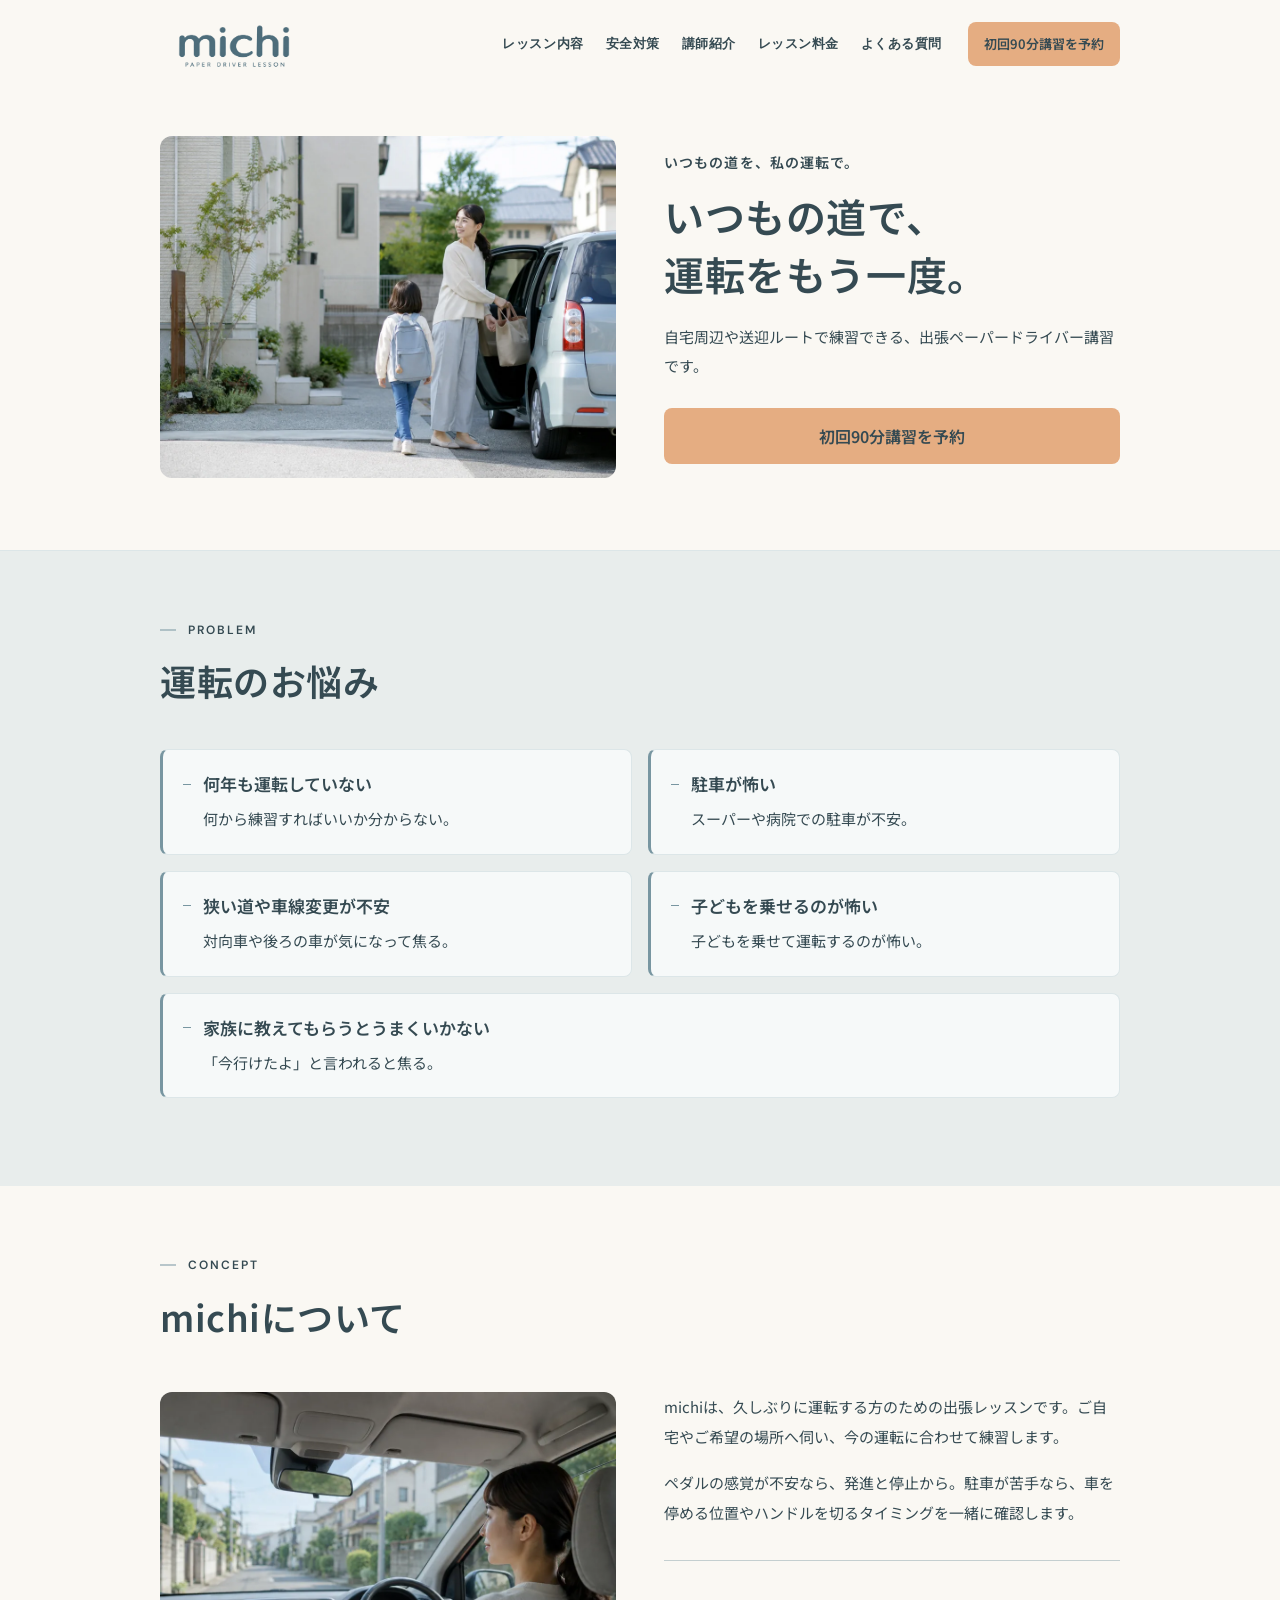
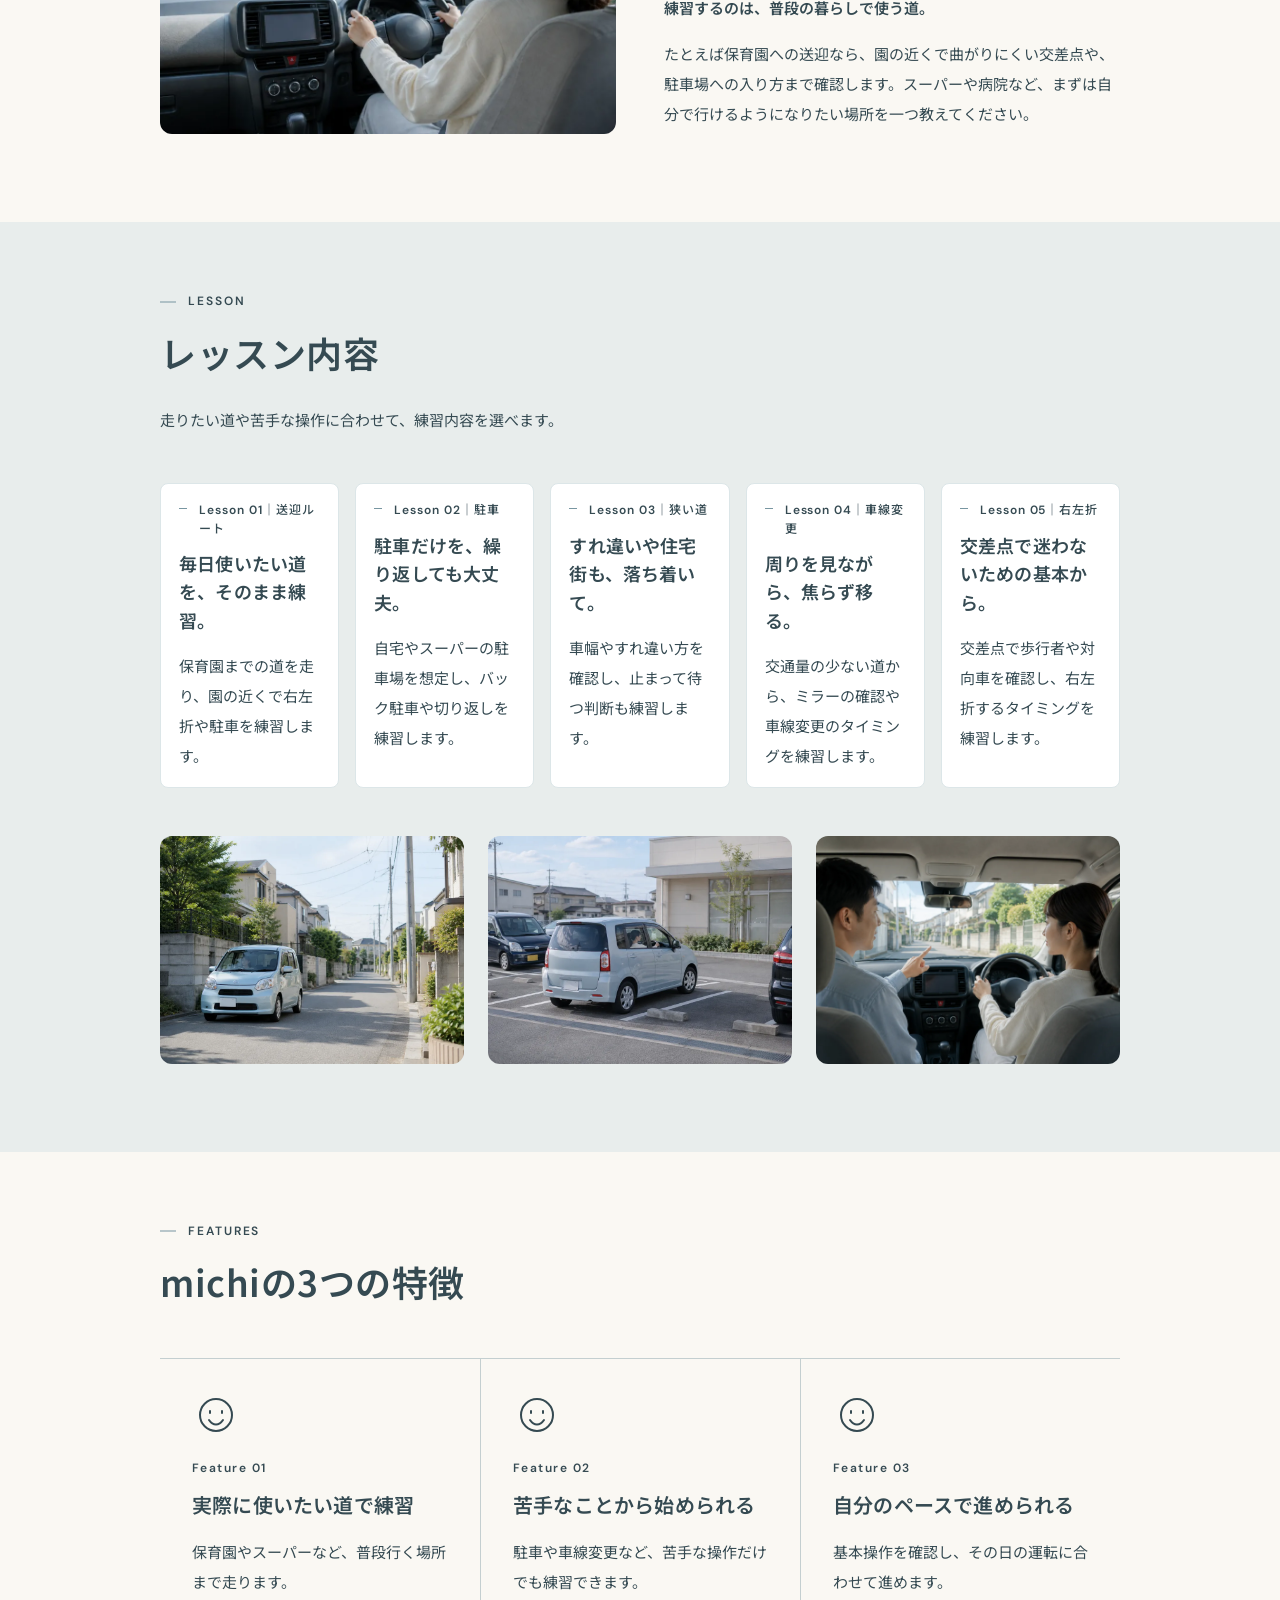
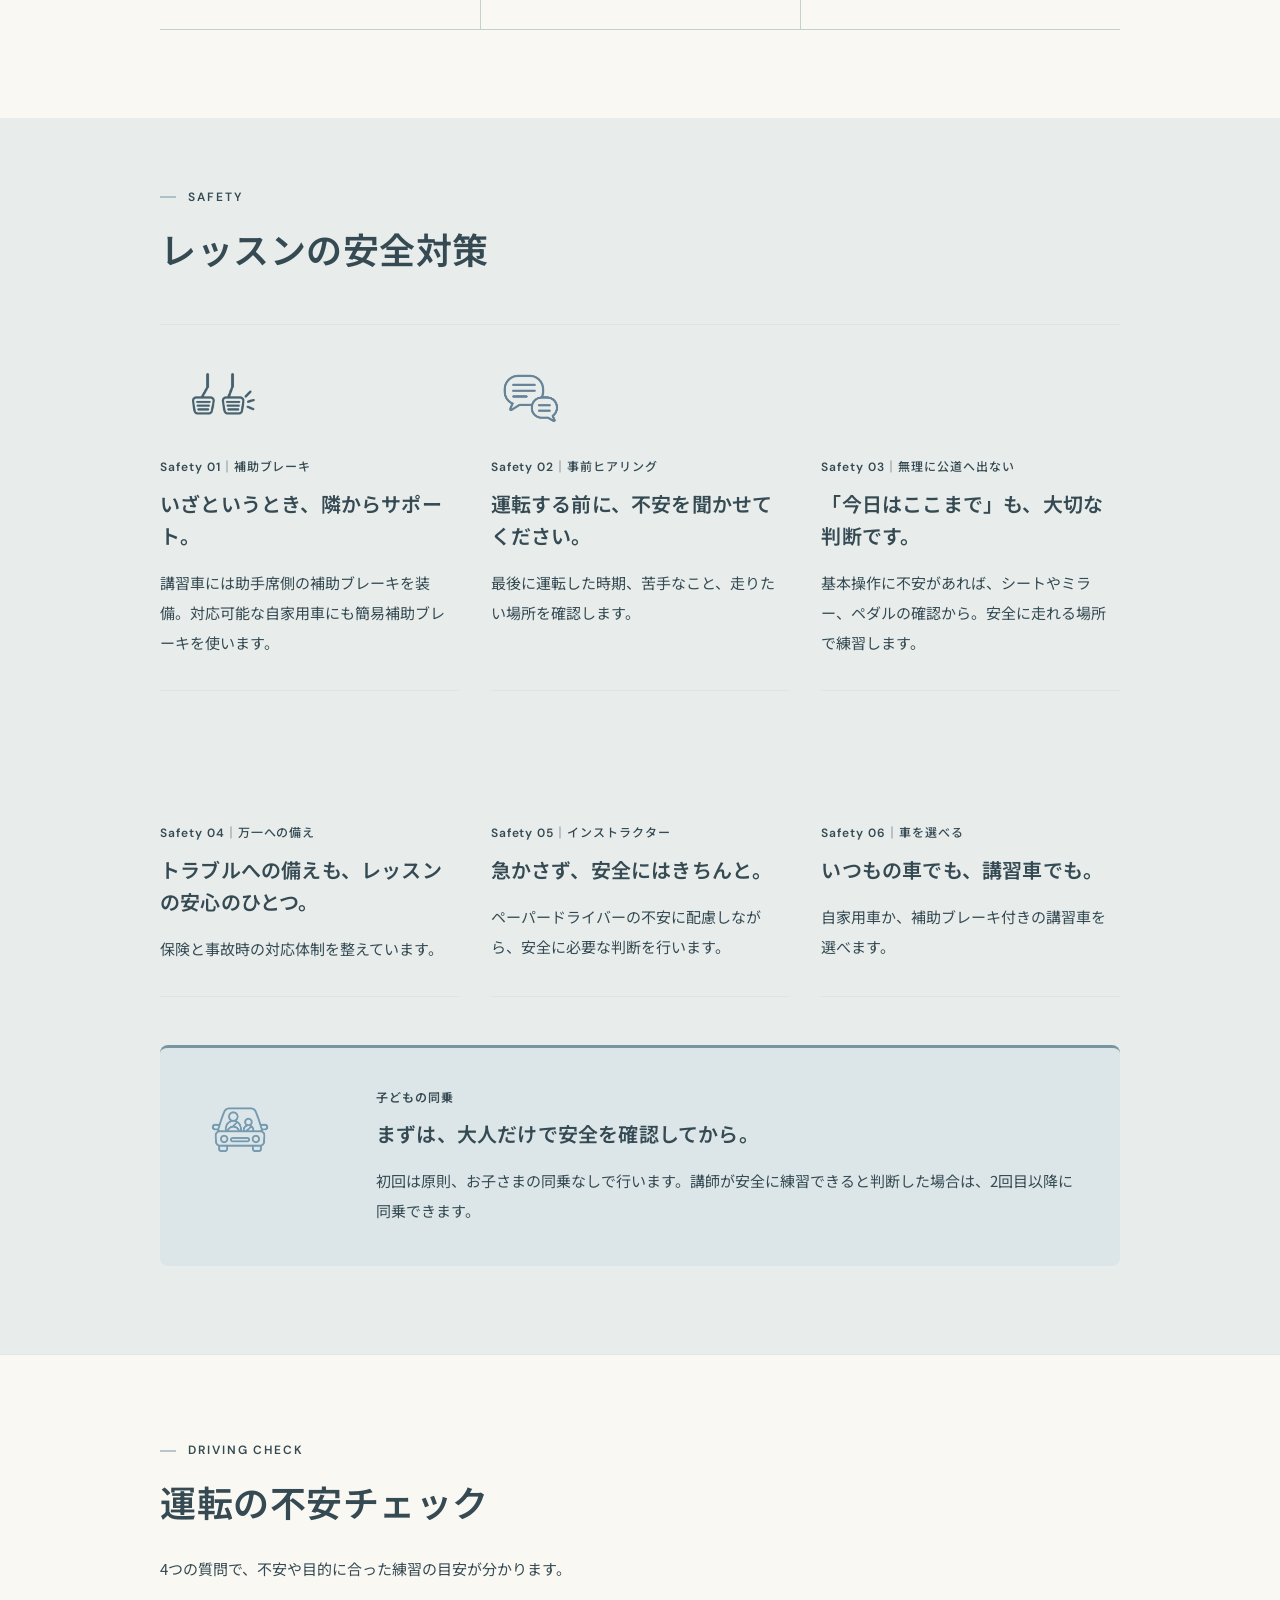
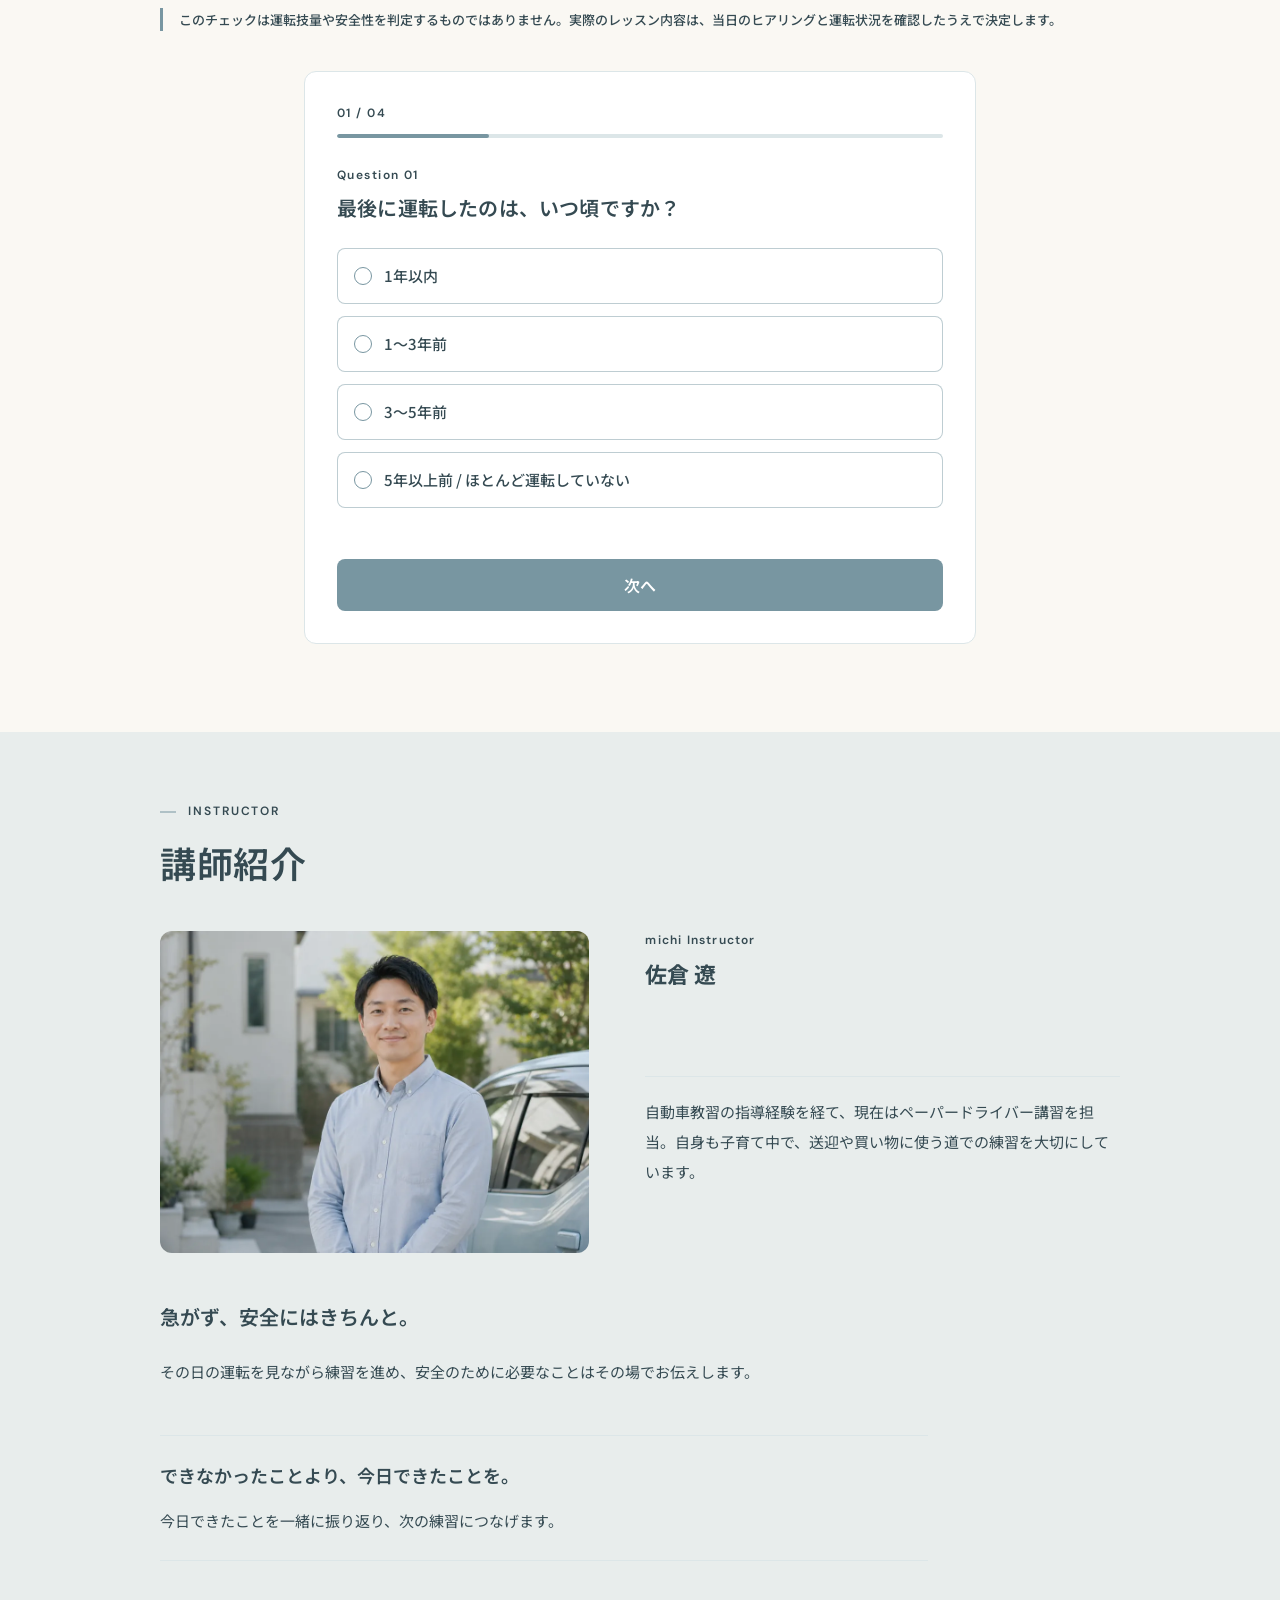
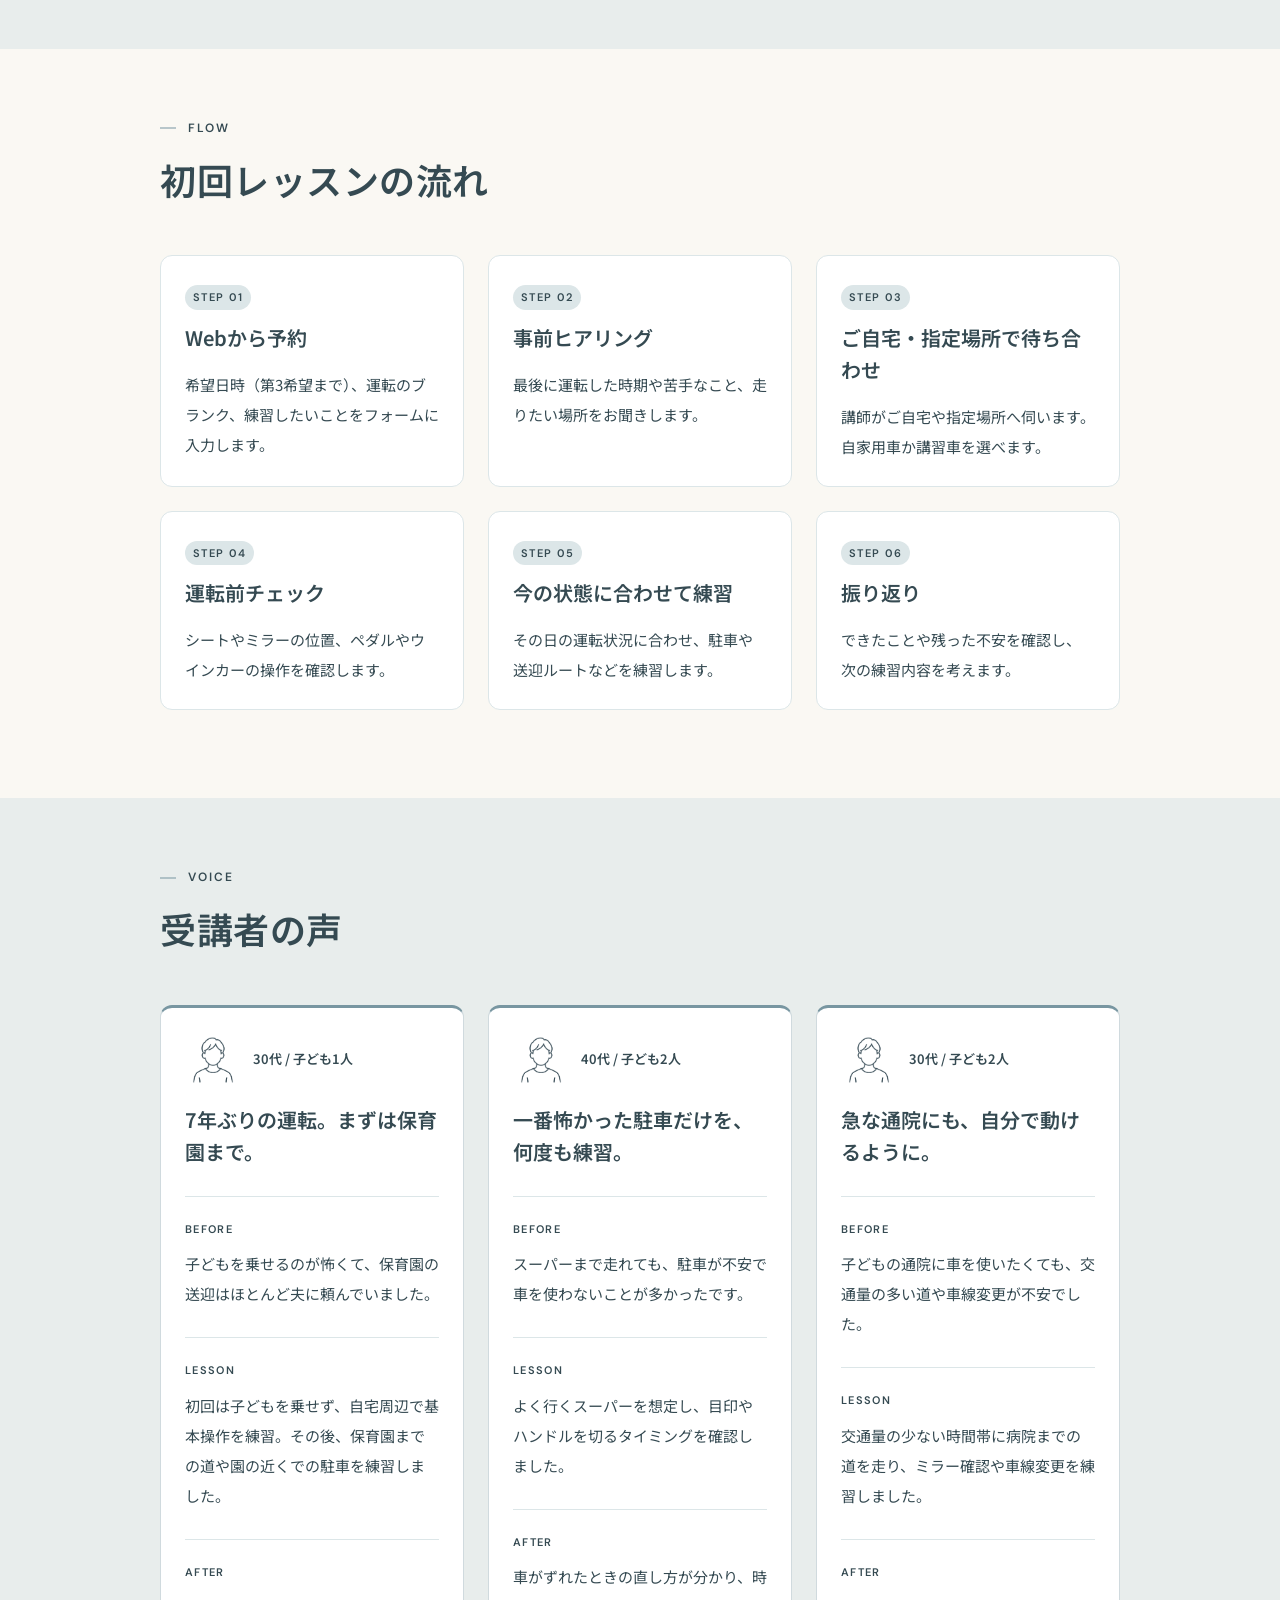
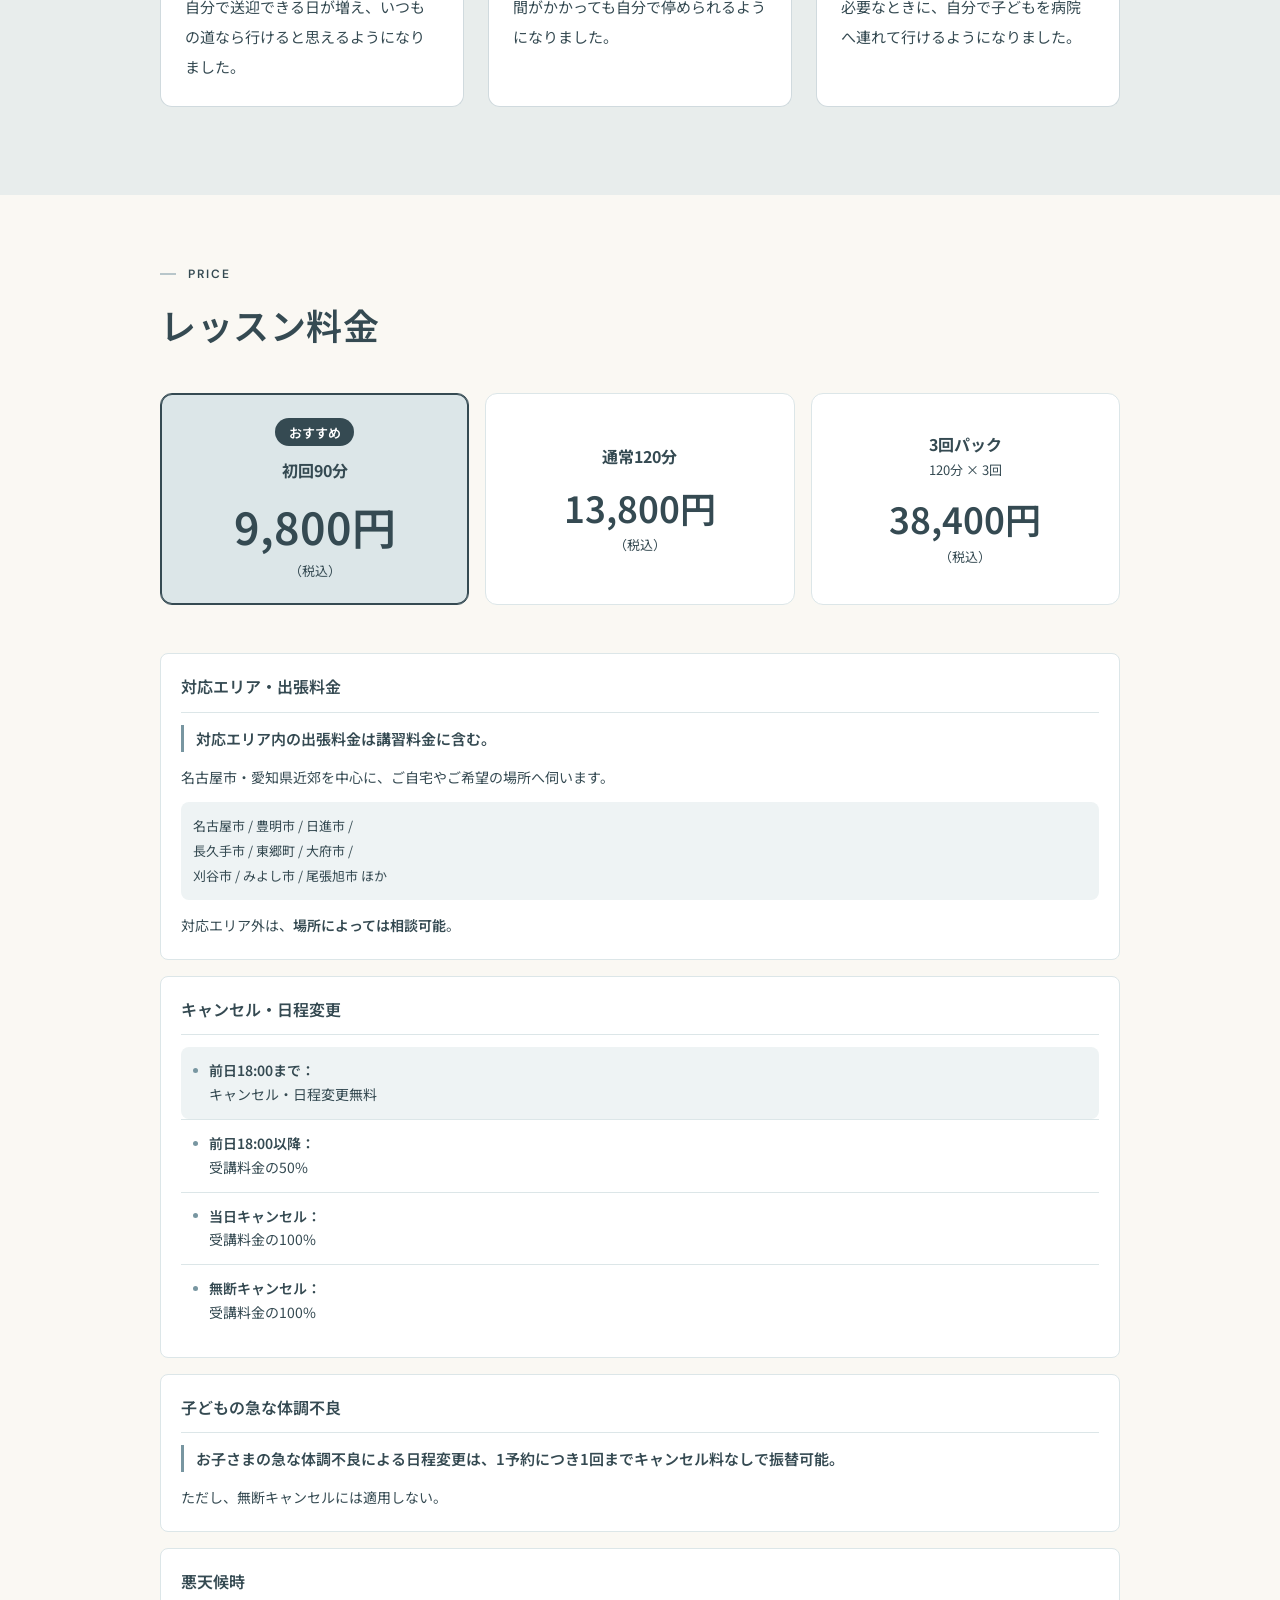
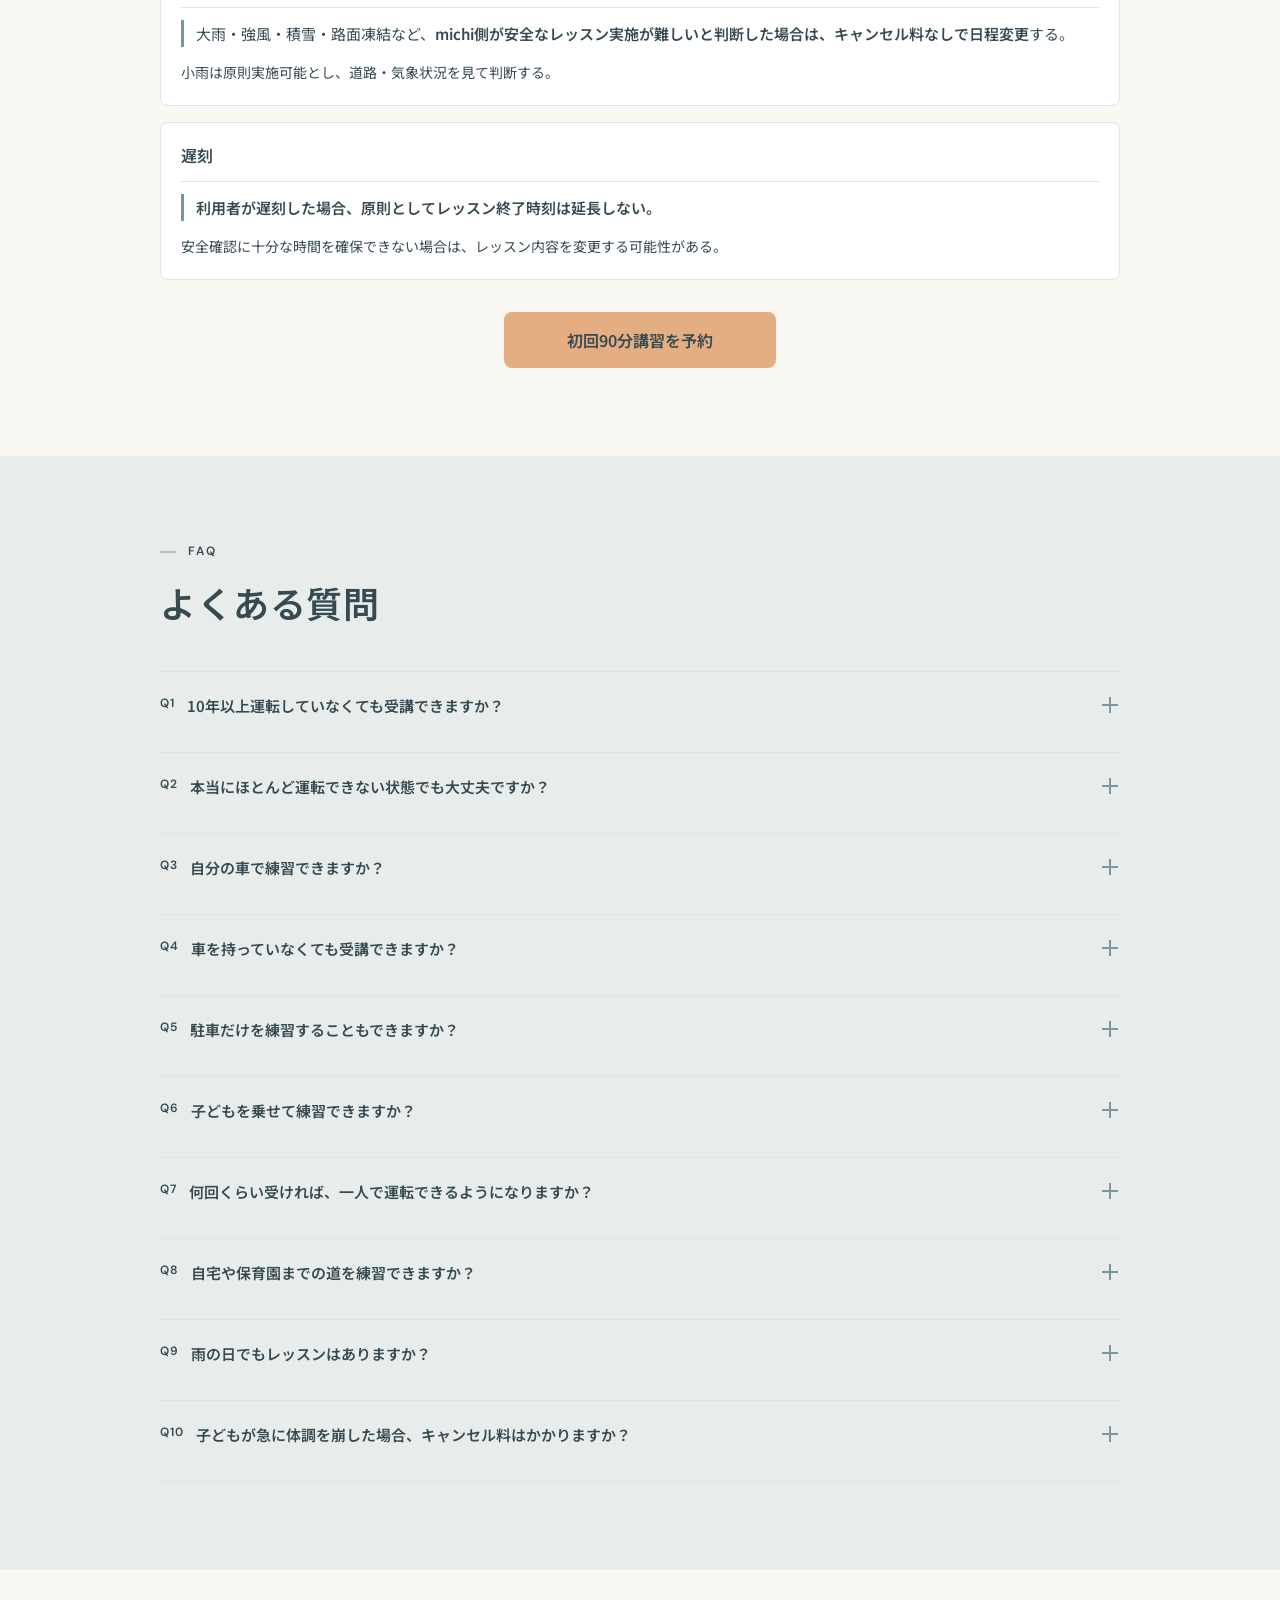
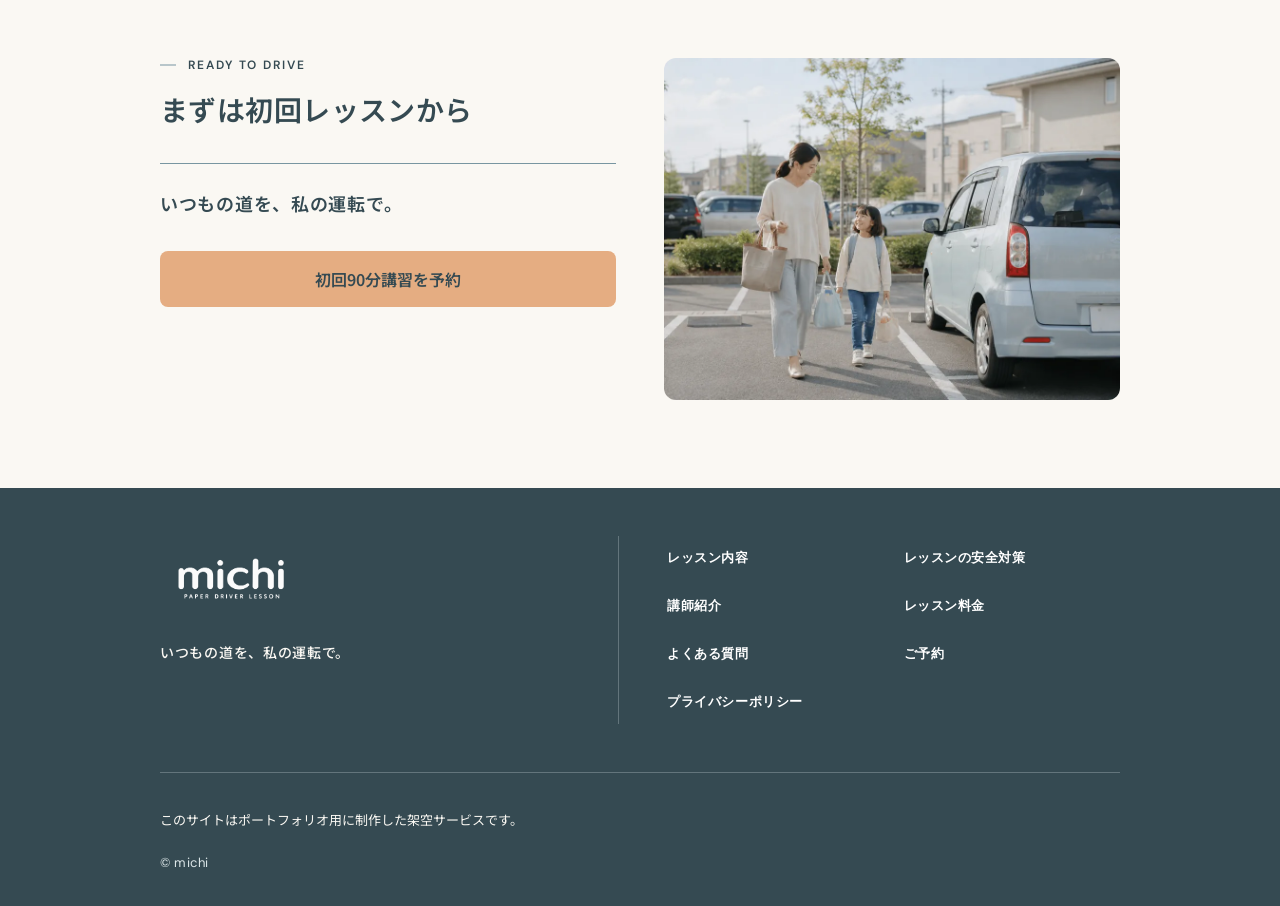
<file: index.html>
<!doctype html>
<html lang="ja">
  <head>
    <meta charset="UTF-8">
    <meta name="viewport" content="width=device-width, initial-scale=1.0">
    <title>michi｜日常の道で練習できる出張型ペーパードライバー講習</title>
    <meta
      name="description"
      content="久しぶりの運転が不安な方へ。michiは、自宅周辺や子どもの送迎ルートなど、日常で実際に使う道を自分のペースで練習できる出張型ペーパードライバー講習です。名古屋市・愛知県近郊を中心に、ご希望の場所へ伺います。"
    >
    <link
      rel="canonical"
      href="https://coconattsu0723.github.io/michi-paper-driver-lp/"
    >
    <meta property="og:type" content="website">
    <meta property="og:title" content="michi｜日常の道で練習できる出張型ペーパードライバー講習">
    <meta
      property="og:description"
      content="久しぶりの運転が不安な方へ。michiは、自宅周辺や子どもの送迎ルートなど、日常で実際に使う道を自分のペースで練習できる出張型ペーパードライバー講習です。名古屋市・愛知県近郊を中心に、ご希望の場所へ伺います。"
    >
    <meta property="og:url" content="https://coconattsu0723.github.io/michi-paper-driver-lp/">
    <meta
      property="og:image"
      content="https://coconattsu0723.github.io/michi-paper-driver-lp/assets/images/ogp/ogp-michi-1200x630.png"
    >
    <meta property="og:site_name" content="michi PAPER DRIVER LESSON">
    <meta name="twitter:card" content="summary_large_image">
    <meta name="twitter:title" content="michi｜日常の道で練習できる出張型ペーパードライバー講習">
    <meta
      name="twitter:description"
      content="久しぶりの運転が不安な方へ。michiは、自宅周辺や子どもの送迎ルートなど、日常で実際に使う道を自分のペースで練習できる出張型ペーパードライバー講習です。名古屋市・愛知県近郊を中心に、ご希望の場所へ伺います。"
    >
    <meta
      name="twitter:image"
      content="https://coconattsu0723.github.io/michi-paper-driver-lp/assets/images/ogp/ogp-michi-1200x630.png"
    >
    <link
      rel="icon"
      type="image/png"
      sizes="48x48"
      href="./assets/images/favicon/favicon-michi-48.png"
    >
    <link
      rel="icon"
      type="image/png"
      sizes="32x32"
      href="./assets/images/favicon/favicon-michi-32.png"
    >
    <link rel="preconnect" href="https://fonts.googleapis.com">
    <link rel="preconnect" href="https://fonts.gstatic.com" crossorigin>
    <link
      href="https://fonts.googleapis.com/css2?family=DM+Sans:wght@500;600&amp;family=Noto+Sans+JP:wght@400;500;600;700&amp;display=swap"
      rel="stylesheet"
    >
    <link rel="stylesheet" href="css/style.css">
    <script src="js/script.js" defer></script>
  </head>
  <body>
    <header class="site-header">
      <div class="container site-header__inner">
        <a class="site-logo" href="#top" aria-label="michi PAPER DRIVER LESSON トップへ">
          <img
            class="site-logo__image"
            src="assets/images/logo/logo-michi.png"
            alt="michi PAPER DRIVER LESSON"
            width="1672"
            height="941"
          >
        </a>

        <button
          class="menu-button"
          type="button"
          aria-controls="primary-navigation"
          aria-expanded="false"
        >
          <span class="menu-button__label">メニュー</span>
          <span class="menu-button__icon" aria-hidden="true">
            <span></span>
            <span></span>
          </span>
        </button>

        <nav id="primary-navigation" class="site-nav" aria-label="メインナビゲーション">
          <ul class="site-nav__list">
            <li><a href="#lesson">レッスン内容</a></li>
            <li><a href="#safety">安全対策</a></li>
            <li><a href="#instructor">講師紹介</a></li>
            <li><a href="#price">レッスン料金</a></li>
            <li><a href="#faq">よくある質問</a></li>
          </ul>
          <a class="button button--header" href="reservation.html">初回90分講習を予約</a>
        </nav>
      </div>
    </header>

    <main>
      <section id="top" class="hero" aria-labelledby="hero-title">
        <div class="hero__media">
          <img
            class="hero__image"
            src="assets/images/photos/hero-main.webp"
            alt="自宅前で車に乗る準備をする母親と子ども"
            width="1024"
            height="768"
            fetchpriority="high"
            decoding="async"
          >
        </div>

        <div class="container hero__content">
          <p class="hero__brand-message">いつもの道を、私の運転で。</p>
          <h1 id="hero-title" class="hero__title">
            <span>いつもの道で、</span>
            <span>運転をもう一度。</span>
          </h1>
          <p class="hero__description">自宅周辺や送迎ルートで練習できる、出張ペーパードライバー講習です。</p>
          <a class="button button--primary" href="reservation.html">
            <span>初回90分講習を予約</span>
          </a>
        </div>
      </section>

      <section id="problem" class="problem">
        <div class="container">
          <header class="problem__header section-header">
            <p class="problem__label section-label">PROBLEM</p>
            <h2 id="problem-title" class="problem__title section-title">運転のお悩み</h2>
          </header>

          <ul class="problem__list">
            <li class="problem__item">
              <h3 class="problem__item-title">何年も運転していない</h3>
              <p class="problem__item-text">何から練習すればいいか分からない。</p>
            </li>
            <li class="problem__item">
              <h3 class="problem__item-title">駐車が怖い</h3>
              <p class="problem__item-text">スーパーや病院での駐車が不安。</p>
            </li>
            <li class="problem__item">
              <h3 class="problem__item-title">狭い道や車線変更が不安</h3>
              <p class="problem__item-text">対向車や後ろの車が気になって焦る。</p>
            </li>
            <li class="problem__item">
              <h3 class="problem__item-title">子どもを乗せるのが怖い</h3>
              <p class="problem__item-text">子どもを乗せて運転するのが怖い。</p>
            </li>
            <li class="problem__item">
              <h3 class="problem__item-title">家族に教えてもらうとうまくいかない</h3>
              <p class="problem__item-text">「今行けたよ」と言われると焦る。</p>
            </li>
          </ul>

        </div>
      </section>

      <section id="concept" class="concept">
        <div class="container">
          <header class="concept__header section-header">
            <p class="concept__label section-label">CONCEPT</p>
            <h2 id="concept-title" class="concept__title section-title">michiについて</h2>
          </header>

          <div class="concept__media">
            <img
              class="concept__image"
              src="assets/images/photos/concept-driving.webp"
              alt="住宅街を走る車内でハンドルを握る女性"
              width="960"
              height="720"
              loading="lazy"
              decoding="async"
            >
          </div>

          <div class="concept__body">
            <div class="concept__intro">
              <p>michiは、久しぶりに運転する方のための出張レッスンです。ご自宅やご希望の場所へ伺い、今の運転に合わせて練習します。</p>
              <p>ペダルの感覚が不安なら、発進と停止から。駐車が苦手なら、車を停める位置やハンドルを切るタイミングを一緒に確認します。</p>
            </div>

            <div class="concept__text">
              <p><strong>練習するのは、普段の暮らしで使う道。</strong></p>
              <p>たとえば保育園への送迎なら、園の近くで曲がりにくい交差点や、駐車場への入り方まで確認します。スーパーや病院など、まずは自分で行けるようになりたい場所を一つ教えてください。</p>
            </div>
          </div>
        </div>
      </section>

      <section id="lesson" class="lesson">
        <div class="container">
          <header class="lesson__header section-header">
            <p class="lesson__label section-label">LESSON</p>
            <h2 id="lesson-title" class="lesson__title section-title">レッスン内容</h2>
            <div class="lesson__intro">
              <p>走りたい道や苦手な操作に合わせて、練習内容を選べます。</p>
            </div>
          </header>

          <div class="lesson__list">
            <article class="lesson-card">
              <p class="lesson-card__label"><span class="lesson-card__number">Lesson 01</span>｜送迎ルート</p>
              <h3 class="lesson-card__title">毎日使いたい道を、そのまま練習。</h3>
              <div class="lesson-card__text">
                <p>保育園までの道を走り、園の近くで右左折や駐車を練習します。</p>
              </div>
            </article>

            <article class="lesson-card">
              <p class="lesson-card__label"><span class="lesson-card__number">Lesson 02</span>｜駐車</p>
              <h3 class="lesson-card__title">駐車だけを、繰り返しても大丈夫。</h3>
              <div class="lesson-card__text">
                <p>自宅やスーパーの駐車場を想定し、バック駐車や切り返しを練習します。</p>
              </div>
            </article>

            <article class="lesson-card">
              <p class="lesson-card__label"><span class="lesson-card__number">Lesson 03</span>｜狭い道</p>
              <h3 class="lesson-card__title">すれ違いや住宅街も、落ち着いて。</h3>
              <div class="lesson-card__text">
                <p>車幅やすれ違い方を確認し、止まって待つ判断も練習します。</p>
              </div>
            </article>

            <article class="lesson-card">
              <p class="lesson-card__label"><span class="lesson-card__number">Lesson 04</span>｜車線変更</p>
              <h3 class="lesson-card__title">周りを見ながら、焦らず移る。</h3>
              <div class="lesson-card__text">
                <p>交通量の少ない道から、ミラーの確認や車線変更のタイミングを練習します。</p>
              </div>
            </article>

            <article class="lesson-card">
              <p class="lesson-card__label"><span class="lesson-card__number">Lesson 05</span>｜右左折</p>
              <h3 class="lesson-card__title">交差点で迷わないための基本から。</h3>
              <div class="lesson-card__text">
                <p>交差点で歩行者や対向車を確認し、右左折するタイミングを練習します。</p>
              </div>
            </article>
          </div>

          <div class="lesson__practice">
            <img
              class="lesson__practice-image"
              src="assets/images/photos/lesson-route.webp"
              alt="住宅街の生活道路を走る水色の車"
              width="960"
              height="720"
              loading="lazy"
              decoding="async"
            >
            <img
              class="lesson__practice-image"
              src="assets/images/photos/lesson-parking.webp"
              alt="駐車場の区画へ車を入れる女性"
              width="960"
              height="720"
              loading="lazy"
              decoding="async"
            >
            <img
              class="lesson__practice-image"
              src="assets/images/photos/lesson-driving-practice.webp"
              alt="助手席のインストラクターと確認しながら住宅街を運転する女性"
              width="1344"
              height="1008"
              loading="lazy"
              decoding="async"
            >
          </div>

        </div>
      </section>

      <section id="features" class="features">
        <div class="container">
          <header class="features__header section-header">
            <p class="features__label section-label">FEATURES</p>
            <h2 id="features-title" class="features__title section-title">michiの3つの特徴</h2>
          </header>

          <ul class="features__list">
            <li class="features__item">
              <svg
                class="features__icon"
                viewBox="0 0 48 48"
                fill="none"
                stroke="currentColor"
                stroke-width="2"
                stroke-linecap="round"
                stroke-linejoin="round"
                aria-hidden="true"
                focusable="false"
              >
                <circle cx="24" cy="24" r="16" />
                <path d="M18 20v2M30 20v2" />
                <path d="M17 29c2 3 4.5 4.5 7 4.5s5-1.5 7-4.5" />
              </svg>
              <p class="features__item-label">Feature 01</p>
              <h3 class="features__item-title">実際に使いたい道で練習</h3>
              <p class="features__item-text">保育園やスーパーなど、普段行く場所まで走ります。</p>
            </li>

            <li class="features__item">
              <svg
                class="features__icon"
                viewBox="0 0 48 48"
                fill="none"
                stroke="currentColor"
                stroke-width="2"
                stroke-linecap="round"
                stroke-linejoin="round"
                aria-hidden="true"
                focusable="false"
              >
                <circle cx="24" cy="24" r="16" />
                <path d="M18 20v2M30 20v2" />
                <path d="M17 29c2 3 4.5 4.5 7 4.5s5-1.5 7-4.5" />
              </svg>
              <p class="features__item-label">Feature 02</p>
              <h3 class="features__item-title">苦手なことから始められる</h3>
              <p class="features__item-text">駐車や車線変更など、苦手な操作だけでも練習できます。</p>
            </li>

            <li class="features__item">
              <svg
                class="features__icon"
                viewBox="0 0 48 48"
                fill="none"
                stroke="currentColor"
                stroke-width="2"
                stroke-linecap="round"
                stroke-linejoin="round"
                aria-hidden="true"
                focusable="false"
              >
                <circle cx="24" cy="24" r="16" />
                <path d="M18 20v2M30 20v2" />
                <path d="M17 29c2 3 4.5 4.5 7 4.5s5-1.5 7-4.5" />
              </svg>
              <p class="features__item-label">Feature 03</p>
              <h3 class="features__item-title">自分のペースで進められる</h3>
              <p class="features__item-text">基本操作を確認し、その日の運転に合わせて進めます。</p>
            </li>
          </ul>

        </div>
      </section>

      <section id="safety" class="safety">
        <div class="container">
          <header class="safety__header section-header">
            <p class="safety__label section-label">SAFETY</p>
            <h2 id="safety-title" class="safety__title section-title">レッスンの安全対策</h2>
          </header>

          <ul class="safety__list">
            <li class="safety__item">
              <img
                class="safety__icon"
                src="assets/images/icons/safety-auxiliary-brake.png"
                alt=""
                width="1536"
                height="1024"
                loading="lazy"
                decoding="async"
              >
              <p class="safety__item-label"><span class="safety__item-number">Safety 01</span>｜補助ブレーキ</p>
              <h3 class="safety__item-title">いざというとき、隣からサポート。</h3>
              <div class="safety__item-text">
                <p>講習車には助手席側の補助ブレーキを装備。対応可能な自家用車にも簡易補助ブレーキを使います。</p>
              </div>
            </li>

            <li class="safety__item">
              <img
                class="safety__icon"
                src="assets/images/icons/safety-pre-lesson-hearing.png"
                alt=""
                width="1254"
                height="1254"
                loading="lazy"
                decoding="async"
              >
              <p class="safety__item-label"><span class="safety__item-number">Safety 02</span>｜事前ヒアリング</p>
              <h3 class="safety__item-title">運転する前に、不安を聞かせてください。</h3>
              <div class="safety__item-text">
                <p>最後に運転した時期、苦手なこと、走りたい場所を確認します。</p>
              </div>
            </li>

            <li class="safety__item">
              <img
                class="safety__icon"
                src="assets/images/icons/safety-no-rush-road.png"
                alt=""
                width="1254"
                height="1254"
                loading="lazy"
                decoding="async"
              >
              <p class="safety__item-label"><span class="safety__item-number">Safety 03</span>｜無理に公道へ出ない</p>
              <h3 class="safety__item-title">「今日はここまで」も、大切な判断です。</h3>
              <div class="safety__item-text">
                <p>基本操作に不安があれば、シートやミラー、ペダルの確認から。安全に走れる場所で練習します。</p>
              </div>
            </li>

            <li class="safety__item">
              <img
                class="safety__icon"
                src="assets/images/icons/safety-insurance-support.png"
                alt=""
                width="1254"
                height="1254"
                loading="lazy"
                decoding="async"
              >
              <p class="safety__item-label"><span class="safety__item-number">Safety 04</span>｜万一への備え</p>
              <h3 class="safety__item-title">トラブルへの備えも、レッスンの安心のひとつ。</h3>
              <div class="safety__item-text">
                <p>保険と事故時の対応体制を整えています。</p>
              </div>
            </li>

            <li class="safety__item">
              <img
                class="safety__icon"
                src="assets/images/icons/safety-instructor-support.png"
                alt=""
                width="1254"
                height="1254"
                loading="lazy"
                decoding="async"
              >
              <p class="safety__item-label"><span class="safety__item-number">Safety 05</span>｜インストラクター</p>
              <h3 class="safety__item-title">急かさず、安全にはきちんと。</h3>
              <div class="safety__item-text">
                <p>ペーパードライバーの不安に配慮しながら、安全に必要な判断を行います。</p>
              </div>
            </li>

            <li class="safety__item">
              <img
                class="safety__icon"
                src="assets/images/icons/safety-choose-car.png"
                alt=""
                width="1254"
                height="1254"
                loading="lazy"
                decoding="async"
              >
              <p class="safety__item-label"><span class="safety__item-number">Safety 06</span>｜車を選べる</p>
              <h3 class="safety__item-title">いつもの車でも、講習車でも。</h3>
              <div class="safety__item-text">
                <p>自家用車か、補助ブレーキ付きの講習車を選べます。</p>
              </div>
            </li>
          </ul>

          <div class="safety__child">
            <img
              class="safety__icon"
              src="assets/images/icons/safety-child-passenger.png"
              alt=""
              width="1254"
              height="1254"
              loading="lazy"
              decoding="async"
            >
            <p class="safety__child-label">子どもの同乗</p>
            <h3 class="safety__child-title">まずは、大人だけで安全を確認してから。</h3>
            <div class="safety__child-text">
              <p>初回は原則、お子さまの同乗なしで行います。講師が安全に練習できると判断した場合は、2回目以降に同乗できます。</p>
            </div>
          </div>

        </div>
      </section>

      <section id="driving-check" class="driving-check" aria-labelledby="driving-check-title">
        <div class="container">
          <header class="driving-check__header section-header">
            <p class="driving-check__label section-label">DRIVING CHECK</p>
            <h2 id="driving-check-title" class="driving-check__title section-title">運転の不安チェック</h2>
            <div class="driving-check__intro">
              <p>4つの質問で、不安や目的に合った練習の目安が分かります。</p>
            </div>
            <p id="driving-check-note" class="driving-check__note">
              <strong>このチェックは運転技量や安全性を判定するものではありません。実際のレッスン内容は、当日のヒアリングと運転状況を確認したうえで決定します。</strong>
            </p>
          </header>

          <div class="driving-check__card">
            <form id="driving-check-form" class="driving-check__form" novalidate>
              <div class="driving-check__progress" hidden>
                <p class="driving-check__progress-count">
                  <span data-progress-current>01</span> / 04
                </p>
                <div
                  class="driving-check__progress-track"
                  role="progressbar"
                  aria-label="質問の進行状況"
                  aria-valuemin="1"
                  aria-valuemax="4"
                  aria-valuenow="1"
                >
                  <span class="driving-check__progress-value" data-progress-value></span>
                </div>
              </div>

              <div class="driving-check__questions">
                <fieldset class="driving-check__question" data-question="q1">
                  <legend class="driving-check__question-title" tabindex="-1">
                    <span class="driving-check__question-number">Question 01</span>
                    最後に運転したのは、いつ頃ですか？
                  </legend>
                  <ul class="driving-check__choices">
                    <li class="driving-check__choice">
                      <input class="driving-check__radio" type="radio" name="q1" id="q1-recent" value="recent">
                      <label class="driving-check__choice-label" for="q1-recent">
                        <span class="driving-check__choice-indicator" aria-hidden="true"></span>
                        <span>1年以内</span>
                      </label>
                    </li>
                    <li class="driving-check__choice">
                      <input class="driving-check__radio" type="radio" name="q1" id="q1-one-to-three" value="one-to-three">
                      <label class="driving-check__choice-label" for="q1-one-to-three">
                        <span class="driving-check__choice-indicator" aria-hidden="true"></span>
                        <span>1〜3年前</span>
                      </label>
                    </li>
                    <li class="driving-check__choice">
                      <input class="driving-check__radio" type="radio" name="q1" id="q1-three-to-five" value="three-to-five">
                      <label class="driving-check__choice-label" for="q1-three-to-five">
                        <span class="driving-check__choice-indicator" aria-hidden="true"></span>
                        <span>3〜5年前</span>
                      </label>
                    </li>
                    <li class="driving-check__choice">
                      <input class="driving-check__radio" type="radio" name="q1" id="q1-five-plus" value="five-plus">
                      <label class="driving-check__choice-label" for="q1-five-plus">
                        <span class="driving-check__choice-indicator" aria-hidden="true"></span>
                        <span>5年以上前 / ほとんど運転していない</span>
                      </label>
                    </li>
                  </ul>
                </fieldset>

                <fieldset class="driving-check__question" data-question="q2">
                  <legend class="driving-check__question-title" tabindex="-1">
                    <span class="driving-check__question-number">Question 02</span>
                    今、一番不安なのはどれですか？
                  </legend>
                  <ul class="driving-check__choices">
                    <li class="driving-check__choice">
                      <input class="driving-check__radio" type="radio" name="q2" id="q2-road" value="road">
                      <label class="driving-check__choice-label" for="q2-road">
                        <span class="driving-check__choice-indicator" aria-hidden="true"></span>
                        <span>久しぶりに公道を走ること</span>
                      </label>
                    </li>
                    <li class="driving-check__choice">
                      <input class="driving-check__radio" type="radio" name="q2" id="q2-parking" value="parking">
                      <label class="driving-check__choice-label" for="q2-parking">
                        <span class="driving-check__choice-indicator" aria-hidden="true"></span>
                        <span>駐車</span>
                      </label>
                    </li>
                    <li class="driving-check__choice">
                      <input class="driving-check__radio" type="radio" name="q2" id="q2-narrow" value="narrow">
                      <label class="driving-check__choice-label" for="q2-narrow">
                        <span class="driving-check__choice-indicator" aria-hidden="true"></span>
                        <span>狭い道やすれ違い</span>
                      </label>
                    </li>
                    <li class="driving-check__choice">
                      <input class="driving-check__radio" type="radio" name="q2" id="q2-lane" value="lane">
                      <label class="driving-check__choice-label" for="q2-lane">
                        <span class="driving-check__choice-indicator" aria-hidden="true"></span>
                        <span>車線変更や交通量の多い道</span>
                      </label>
                    </li>
                    <li class="driving-check__choice">
                      <input class="driving-check__radio" type="radio" name="q2" id="q2-child" value="child">
                      <label class="driving-check__choice-label" for="q2-child">
                        <span class="driving-check__choice-indicator" aria-hidden="true"></span>
                        <span>子どもを乗せて運転すること</span>
                      </label>
                    </li>
                  </ul>
                </fieldset>

                <fieldset class="driving-check__question" data-question="q3">
                  <legend class="driving-check__question-title" tabindex="-1">
                    <span class="driving-check__question-number">Question 03</span>
                    まず自分で運転できるようになりたいのは？
                  </legend>
                  <ul class="driving-check__choices">
                    <li class="driving-check__choice">
                      <input class="driving-check__radio" type="radio" name="q3" id="q3-neighborhood" value="neighborhood">
                      <label class="driving-check__choice-label" for="q3-neighborhood">
                        <span class="driving-check__choice-indicator" aria-hidden="true"></span>
                        <span>自宅周辺・近所</span>
                      </label>
                    </li>
                    <li class="driving-check__choice">
                      <input class="driving-check__radio" type="radio" name="q3" id="q3-errands" value="errands">
                      <label class="driving-check__choice-label" for="q3-errands">
                        <span class="driving-check__choice-indicator" aria-hidden="true"></span>
                        <span>スーパーや病院</span>
                      </label>
                    </li>
                    <li class="driving-check__choice">
                      <input class="driving-check__radio" type="radio" name="q3" id="q3-school" value="school">
                      <label class="driving-check__choice-label" for="q3-school">
                        <span class="driving-check__choice-indicator" aria-hidden="true"></span>
                        <span>保育園・幼稚園・学校への送迎</span>
                      </label>
                    </li>
                    <li class="driving-check__choice">
                      <input class="driving-check__radio" type="radio" name="q3" id="q3-distance" value="distance">
                      <label class="driving-check__choice-label" for="q3-distance">
                        <span class="driving-check__choice-indicator" aria-hidden="true"></span>
                        <span>少し離れた場所まで</span>
                      </label>
                    </li>
                  </ul>
                </fieldset>

                <fieldset class="driving-check__question" data-question="q4">
                  <legend class="driving-check__question-title" tabindex="-1">
                    <span class="driving-check__question-number">Question 04</span>
                    今の気持ちに一番近いものは？
                  </legend>
                  <ul class="driving-check__choices">
                    <li class="driving-check__choice">
                      <input class="driving-check__radio" type="radio" name="q4" id="q4-basic" value="basic">
                      <label class="driving-check__choice-label" for="q4-basic">
                        <span class="driving-check__choice-indicator" aria-hidden="true"></span>
                        <span>まずは基本操作から確認したい</span>
                      </label>
                    </li>
                    <li class="driving-check__choice">
                      <input class="driving-check__radio" type="radio" name="q4" id="q4-focus" value="focus">
                      <label class="driving-check__choice-label" for="q4-focus">
                        <span class="driving-check__choice-indicator" aria-hidden="true"></span>
                        <span>苦手なことを重点的に練習したい</span>
                      </label>
                    </li>
                    <li class="driving-check__choice">
                      <input class="driving-check__radio" type="radio" name="q4" id="q4-route" value="route">
                      <label class="driving-check__choice-label" for="q4-route">
                        <span class="driving-check__choice-indicator" aria-hidden="true"></span>
                        <span>基本操作はできそうなので、実際のルートを走りたい</span>
                      </label>
                    </li>
                  </ul>
                </fieldset>
              </div>

              <p id="driving-check-error" class="driving-check__error" aria-live="polite"></p>

              <div class="driving-check__controls" hidden>
                <button class="driving-check__next" type="button" data-check-next>次へ</button>
                <button class="driving-check__previous" type="button" data-check-previous>前の質問へ戻る</button>
              </div>
            </form>

            <div id="driving-check-result" class="driving-check__result" aria-live="polite" hidden>
              <article class="driving-check__result-item" data-result="basic" hidden>
                <header class="driving-check__result-header">
                  <p class="driving-check__result-label">RESULT 01</p>
                  <h3 class="driving-check__result-type" tabindex="-1">まずは近所からタイプ</h3>
                  <p class="driving-check__result-main">
                    <strong>久しぶりの運転は、<br>基本を思い出すところから。</strong>
                  </p>
                </header>
                <div class="driving-check__result-text">
                  <p>
                    シートやミラーの調整、ペダルや基本操作を確認してから、<br>
                    交通量の少ない自宅周辺をゆっくり走る練習がおすすめです。
                  </p>
                  <p>最初から目的地まで行く必要はありません。</p>
                  <p>まずは、<strong>「車を動かすことに少し慣れる」</strong>ところから始めましょう。</p>
                </div>
                <div class="driving-check__practice">
                  <p class="driving-check__practice-title">おすすめ練習</p>
                  <ol class="driving-check__practice-list">
                    <li>基本操作確認</li>
                    <li>自宅周辺</li>
                    <li>右左折</li>
                    <li>短い生活ルート</li>
                  </ol>
                </div>
              </article>

              <article class="driving-check__result-item" data-result="focus" hidden>
                <header class="driving-check__result-header">
                  <p class="driving-check__result-label">RESULT 02</p>
                  <h3 class="driving-check__result-type" tabindex="-1">苦手をじっくりタイプ</h3>
                  <p class="driving-check__result-main">
                    <strong>不安なところを、<br>ひとつずつ練習してみましょう。</strong>
                  </p>
                </header>
                <div class="driving-check__result-text">
                  <p>
                    駐車、狭い道、車線変更など、<br>
                    特定の場面に強い不安がある場合は、その部分を重点的に練習できます。
                  </p>
                  <p>全部を一度にできるようにする必要はありません。</p>
                  <p><strong>「今日は駐車だけ」</strong>というレッスンでも大丈夫です。</p>
                </div>
                <div class="driving-check__practice">
                  <p class="driving-check__practice-title">おすすめ練習</p>
                  <ol class="driving-check__practice-list">
                    <li>現在の運転確認</li>
                    <li>苦手項目を重点練習</li>
                    <li>生活ルートで実践</li>
                  </ol>
                </div>
              </article>

              <article class="driving-check__result-item" data-result="route" hidden>
                <header class="driving-check__result-header">
                  <p class="driving-check__result-label">RESULT 03</p>
                  <h3 class="driving-check__result-type" tabindex="-1">いつもの道を実践タイプ</h3>
                  <p class="driving-check__result-main">
                    <strong>ゴールは、<br>いつもの道を自分で走ること。</strong>
                  </p>
                </header>
                <div class="driving-check__result-text">
                  <p>
                    基本操作への不安が比較的小さく、<br>
                    送迎や買い物など具体的な目的がある方は、
                  </p>
                  <p>実際にこれから使いたいルートを中心に練習する方法がおすすめです。</p>
                  <p>交差点や駐車など途中の不安も確認しながら、</p>
                  <p><strong>「ここなら一人でも行けそう」</strong>と思える範囲を少しずつ増やします。</p>
                </div>
                <div class="driving-check__practice">
                  <p class="driving-check__practice-title">おすすめ練習</p>
                  <ol class="driving-check__practice-list">
                    <li>ルート確認</li>
                    <li>実際の生活道路</li>
                    <li>目的地での駐車</li>
                    <li>振り返り</li>
                  </ol>
                </div>
              </article>

              <div class="driving-check__result-actions">
                <a class="button button--primary" href="reservation.html">
                  <span>初回90分講習を予約</span>
                </a>
                <button class="driving-check__reset" type="button" data-check-reset>もう一度チェックする</button>
              </div>
            </div>
          </div>
        </div>
      </section>

      <section id="instructor" class="instructor" aria-labelledby="instructor-title">
        <div class="container">
          <header class="instructor__header section-header">
            <p class="instructor__label section-label">INSTRUCTOR</p>
            <h2 id="instructor-title" class="instructor__title section-title">講師紹介</h2>
          </header>

          <div class="instructor__profile">
            <div class="instructor__media">
              <img
                class="instructor__image"
                src="assets/images/photos/instructor-portrait.webp"
                alt="michiインストラクターの佐倉遼"
                width="960"
                height="720"
                loading="lazy"
                decoding="async"
              >
            </div>
            <div class="instructor__identity">
              <p class="instructor__role">michi Instructor</p>
              <h3 class="instructor__name">佐倉 遼</h3>
            </div>
            <p class="instructor__bio">自動車教習の指導経験を経て、現在はペーパードライバー講習を担当。自身も子育て中で、送迎や買い物に使う道での練習を大切にしています。</p>
          </div>

          <div class="instructor__message">
            <h3 class="instructor__message-title">急がず、安全にはきちんと。</h3>
            <div class="instructor__message-body">
              <p>その日の運転を見ながら練習を進め、安全のために必要なことはその場でお伝えします。</p>
            </div>
          </div>

          <div class="instructor__policy">
            <p class="instructor__policy-title"><strong>できなかったことより、今日できたことを。</strong></p>
            <p class="instructor__policy-text">今日できたことを一緒に振り返り、次の練習につなげます。</p>
          </div>

        </div>
      </section>

      <section id="flow" class="flow" aria-labelledby="flow-title">
        <div class="container">
          <header class="flow__header section-header">
            <p class="flow__label section-label">FLOW</p>
            <h2 id="flow-title" class="flow__title section-title">初回レッスンの流れ</h2>
          </header>

          <ol class="flow__list">
            <li class="flow__item">
              <p class="flow__number" aria-hidden="true">STEP 01</p>
              <h3 class="flow__item-title">Webから予約</h3>
              <div class="flow__item-text">
                <p>希望日時（第3希望まで）、運転のブランク、練習したいことをフォームに入力します。</p>
              </div>
            </li>

            <li class="flow__item">
              <p class="flow__number" aria-hidden="true">STEP 02</p>
              <h3 class="flow__item-title">事前ヒアリング</h3>
              <div class="flow__item-text">
                <p>最後に運転した時期や苦手なこと、走りたい場所をお聞きします。</p>
              </div>
            </li>

            <li class="flow__item">
              <p class="flow__number" aria-hidden="true">STEP 03</p>
              <h3 class="flow__item-title">ご自宅・指定場所で待ち合わせ</h3>
              <div class="flow__item-text">
                <p>講師がご自宅や指定場所へ伺います。自家用車か講習車を選べます。</p>
              </div>
            </li>

            <li class="flow__item">
              <p class="flow__number" aria-hidden="true">STEP 04</p>
              <h3 class="flow__item-title">運転前チェック</h3>
              <div class="flow__item-text">
                <p>シートやミラーの位置、ペダルやウインカーの操作を確認します。</p>
              </div>
            </li>

            <li class="flow__item">
              <p class="flow__number" aria-hidden="true">STEP 05</p>
              <h3 class="flow__item-title">今の状態に合わせて練習</h3>
              <div class="flow__item-text">
                <p>その日の運転状況に合わせ、駐車や送迎ルートなどを練習します。</p>
              </div>
            </li>

            <li class="flow__item">
              <p class="flow__number" aria-hidden="true">STEP 06</p>
              <h3 class="flow__item-title">振り返り</h3>
              <div class="flow__item-text">
                <p>できたことや残った不安を確認し、次の練習内容を考えます。</p>
              </div>
            </li>
          </ol>

        </div>
      </section>

      <section id="voice" class="voice" aria-labelledby="voice-title">
        <div class="container">
          <header class="voice__header section-header">
            <p class="voice__label section-label">VOICE</p>
            <h2 id="voice-title" class="voice__title section-title">受講者の声</h2>
          </header>

          <div class="voice__list">
            <article class="voice-card">
              <header class="voice-card__header">
                <div class="voice-card__person">
                  <img
                    class="voice-card__icon"
                    src="assets/images/icons/voice-person-common.png"
                    alt=""
                    width="1254"
                    height="1254"
                    loading="lazy"
                    decoding="async"
                  >
                  <p class="voice-card__meta">30代 / 子ども1人</p>
                </div>
                <h3 class="voice-card__title">7年ぶりの運転。まずは保育園まで。</h3>
              </header>

              <div class="voice-card__section">
                <p class="voice-card__phase">BEFORE</p>
                <div class="voice-card__text">
                  <p>子どもを乗せるのが怖くて、保育園の送迎はほとんど夫に頼んでいました。</p>
                </div>
              </div>

              <div class="voice-card__section">
                <p class="voice-card__phase">LESSON</p>
                <div class="voice-card__text">
                  <p>初回は子どもを乗せず、自宅周辺で基本操作を練習。その後、保育園までの道や園の近くでの駐車を練習しました。</p>
                </div>
              </div>

              <div class="voice-card__section">
                <p class="voice-card__phase">AFTER</p>
                <div class="voice-card__text">
                  <p>自分で送迎できる日が増え、いつもの道なら行けると思えるようになりました。</p>
                </div>
              </div>
            </article>

            <article class="voice-card">
              <header class="voice-card__header">
                <div class="voice-card__person">
                  <img
                    class="voice-card__icon"
                    src="assets/images/icons/voice-person-common.png"
                    alt=""
                    width="1254"
                    height="1254"
                    loading="lazy"
                    decoding="async"
                  >
                  <p class="voice-card__meta">40代 / 子ども2人</p>
                </div>
                <h3 class="voice-card__title">一番怖かった駐車だけを、何度も練習。</h3>
              </header>

              <div class="voice-card__section">
                <p class="voice-card__phase">BEFORE</p>
                <div class="voice-card__text">
                  <p>スーパーまで走れても、駐車が不安で車を使わないことが多かったです。</p>
                </div>
              </div>

              <div class="voice-card__section">
                <p class="voice-card__phase">LESSON</p>
                <div class="voice-card__text">
                  <p>よく行くスーパーを想定し、目印やハンドルを切るタイミングを確認しました。</p>
                </div>
              </div>

              <div class="voice-card__section">
                <p class="voice-card__phase">AFTER</p>
                <div class="voice-card__text">
                  <p>車がずれたときの直し方が分かり、時間がかかっても自分で停められるようになりました。</p>
                </div>
              </div>
            </article>

            <article class="voice-card">
              <header class="voice-card__header">
                <div class="voice-card__person">
                  <img
                    class="voice-card__icon"
                    src="assets/images/icons/voice-person-common.png"
                    alt=""
                    width="1254"
                    height="1254"
                    loading="lazy"
                    decoding="async"
                  >
                  <p class="voice-card__meta">30代 / 子ども2人</p>
                </div>
                <h3 class="voice-card__title">急な通院にも、自分で動けるように。</h3>
              </header>

              <div class="voice-card__section">
                <p class="voice-card__phase">BEFORE</p>
                <div class="voice-card__text">
                  <p>子どもの通院に車を使いたくても、交通量の多い道や車線変更が不安でした。</p>
                </div>
              </div>

              <div class="voice-card__section">
                <p class="voice-card__phase">LESSON</p>
                <div class="voice-card__text">
                  <p>交通量の少ない時間帯に病院までの道を走り、ミラー確認や車線変更を練習しました。</p>
                </div>
              </div>

              <div class="voice-card__section">
                <p class="voice-card__phase">AFTER</p>
                <div class="voice-card__text">
                  <p>必要なときに、自分で子どもを病院へ連れて行けるようになりました。</p>
                </div>
              </div>
            </article>
          </div>

        </div>
      </section>

      <section id="price" class="price" aria-labelledby="price-title">
        <div class="container">
          <header class="price__header section-header">
            <p class="price__label section-label">PRICE</p>
            <h2 id="price-title" class="price__title section-title">レッスン料金</h2>
          </header>

          <ul class="price__plan-list">
            <li class="price__card price__card--recommended">
              <p class="price__recommendation">おすすめ</p>
              <h3 class="price__plan">初回90分</h3>
              <p class="price__amount"><strong>9,800円</strong><span>（税込）</span></p>
            </li>
            <li class="price__card">
              <h3 class="price__plan">通常120分</h3>
              <p class="price__amount"><strong>13,800円</strong><span>（税込）</span></p>
            </li>
            <li class="price__card">
              <h3 class="price__plan">3回パック</h3>
              <p class="price__plan-duration">120分 × 3回</p>
              <p class="price__amount"><strong>38,400円</strong><span>（税込）</span></p>
            </li>
          </ul>

          <div class="price__notes">
            <section class="price__note-block">
              <h3 class="price__note-title">対応エリア・出張料金</h3>
              <p class="price__note-emphasis"><strong>対応エリア内の出張料金は講習料金に含む。</strong></p>
              <p>名古屋市・愛知県近郊を中心に、ご自宅やご希望の場所へ伺います。</p>
              <p class="price__area-list">
                <span>名古屋市 / 豊明市 / 日進市 /</span>
                <span>長久手市 / 東郷町 / 大府市 /</span>
                <span>刈谷市 / みよし市 / 尾張旭市 ほか</span>
              </p>
              <p>対応エリア外は、<strong>場所によっては相談可能</strong>。</p>
            </section>

            <section class="price__note-block">
              <h3 class="price__note-title">キャンセル・日程変更</h3>
              <ul class="price__policy-list">
                <li>
                  <span class="price__policy-term">前日18:00まで：</span>
                  <span>キャンセル・日程変更無料</span>
                </li>
                <li>
                  <span class="price__policy-term">前日18:00以降：</span>
                  <span>受講料金の50%</span>
                </li>
                <li>
                  <span class="price__policy-term">当日キャンセル：</span>
                  <span>受講料金の100%</span>
                </li>
                <li>
                  <span class="price__policy-term">無断キャンセル：</span>
                  <span>受講料金の100%</span>
                </li>
              </ul>
            </section>

            <section class="price__note-block">
              <h3 class="price__note-title">子どもの急な体調不良</h3>
              <p class="price__note-emphasis"><strong>お子さまの急な体調不良による日程変更は、1予約につき1回までキャンセル料なしで振替可能。</strong></p>
              <p>ただし、無断キャンセルには適用しない。</p>
            </section>

            <section class="price__note-block">
              <h3 class="price__note-title">悪天候時</h3>
              <p class="price__note-emphasis">大雨・強風・積雪・路面凍結など、<strong>michi側が安全なレッスン実施が難しいと判断した場合は、キャンセル料なしで日程変更</strong>する。</p>
              <p>小雨は原則実施可能とし、道路・気象状況を見て判断する。</p>
            </section>

            <section class="price__note-block">
              <h3 class="price__note-title">遅刻</h3>
              <p class="price__note-emphasis"><strong>利用者が遅刻した場合、原則としてレッスン終了時刻は延長しない。</strong></p>
              <p>安全確認に十分な時間を確保できない場合は、レッスン内容を変更する可能性がある。</p>
            </section>
          </div>


          <a class="button button--primary price__cta" href="reservation.html">
            <span>初回90分講習を予約</span>
          </a>
        </div>
      </section>

      <section id="faq" class="faq" aria-labelledby="faq-title">
        <div class="container">
          <header class="faq__header section-header">
            <p class="faq__label section-label">FAQ</p>
            <h2 id="faq-title" class="faq__title section-title">よくある質問</h2>
          </header>

          <div class="faq__list">
            <article class="faq__item">
              <h3 class="faq__question-heading">
                <button
                  id="faq-question-01"
                  class="faq__question"
                  type="button"
                  aria-expanded="true"
                  aria-controls="faq-answer-01"
                >
                  <span class="faq__question-number">Q1</span>
                  <span class="faq__question-text">10年以上運転していなくても受講できますか？</span>
                  <span class="faq__icon" aria-hidden="true"></span>
                </button>
              </h3>
              <div id="faq-answer-01" class="faq__answer" aria-labelledby="faq-question-01">
                <div class="faq__answer-inner">
                  <p>はい。初回はシートやミラー、ペダルの確認から始め、今の運転に合わせて進めます。</p>
                </div>
              </div>
            </article>

            <article class="faq__item">
              <h3 class="faq__question-heading">
                <button
                  id="faq-question-02"
                  class="faq__question"
                  type="button"
                  aria-expanded="true"
                  aria-controls="faq-answer-02"
                >
                  <span class="faq__question-number">Q2</span>
                  <span class="faq__question-text">本当にほとんど運転できない状態でも大丈夫ですか？</span>
                  <span class="faq__icon" aria-hidden="true"></span>
                </button>
              </h3>
              <div id="faq-answer-02" class="faq__answer" aria-labelledby="faq-question-02">
                <div class="faq__answer-inner">
                  <p>受講できます。苦手な操作や公道への不安を事前にお伝えください。</p>
                </div>
              </div>
            </article>

            <article class="faq__item">
              <h3 class="faq__question-heading">
                <button
                  id="faq-question-03"
                  class="faq__question"
                  type="button"
                  aria-expanded="true"
                  aria-controls="faq-answer-03"
                >
                  <span class="faq__question-number">Q3</span>
                  <span class="faq__question-text">自分の車で練習できますか？</span>
                  <span class="faq__icon" aria-hidden="true"></span>
                </button>
              </h3>
              <div id="faq-answer-03" class="faq__answer" aria-labelledby="faq-question-03">
                <div class="faq__answer-inner">
                  <p>自家用車でも練習できます。対応できるか、予約時に車種や車両の状態を確認します。</p>
                </div>
              </div>
            </article>

            <article class="faq__item">
              <h3 class="faq__question-heading">
                <button
                  id="faq-question-04"
                  class="faq__question"
                  type="button"
                  aria-expanded="true"
                  aria-controls="faq-answer-04"
                >
                  <span class="faq__question-number">Q4</span>
                  <span class="faq__question-text">車を持っていなくても受講できますか？</span>
                  <span class="faq__icon" aria-hidden="true"></span>
                </button>
              </h3>
              <div id="faq-answer-04" class="faq__answer" aria-labelledby="faq-question-04">
                <div class="faq__answer-inner">
                  <p>補助ブレーキ付きの講習車を利用できます。慣れてから自家用車に切り替えることもできます。</p>
                </div>
              </div>
            </article>

            <article class="faq__item">
              <h3 class="faq__question-heading">
                <button
                  id="faq-question-05"
                  class="faq__question"
                  type="button"
                  aria-expanded="true"
                  aria-controls="faq-answer-05"
                >
                  <span class="faq__question-number">Q5</span>
                  <span class="faq__question-text">駐車だけを練習することもできますか？</span>
                  <span class="faq__icon" aria-hidden="true"></span>
                </button>
              </h3>
              <div id="faq-answer-05" class="faq__answer" aria-labelledby="faq-question-05">
                <div class="faq__answer-inner">
                  <p>はい。自宅やスーパーを想定し、駐車に絞って練習できます。</p>
                </div>
              </div>
            </article>

            <article class="faq__item">
              <h3 class="faq__question-heading">
                <button
                  id="faq-question-06"
                  class="faq__question"
                  type="button"
                  aria-expanded="true"
                  aria-controls="faq-answer-06"
                >
                  <span class="faq__question-number">Q6</span>
                  <span class="faq__question-text">子どもを乗せて練習できますか？</span>
                  <span class="faq__icon" aria-hidden="true"></span>
                </button>
              </h3>
              <div id="faq-answer-06" class="faq__answer" aria-labelledby="faq-question-06">
                <div class="faq__answer-inner">
                  <p>初回は原則、大人だけで行います。講師が安全に練習できると判断した場合、2回目以降はお子さまも同乗できます。</p>
                </div>
              </div>
            </article>

            <article class="faq__item">
              <h3 class="faq__question-heading">
                <button
                  id="faq-question-07"
                  class="faq__question"
                  type="button"
                  aria-expanded="true"
                  aria-controls="faq-answer-07"
                >
                  <span class="faq__question-number">Q7</span>
                  <span class="faq__question-text">何回くらい受ければ、一人で運転できるようになりますか？</span>
                  <span class="faq__icon" aria-hidden="true"></span>
                </button>
              </h3>
              <div id="faq-answer-07" class="faq__answer" aria-labelledby="faq-question-07">
                <div class="faq__answer-inner">
                  <p>必要な回数は運転のブランクや目標によって異なります。初回90分で運転を確認し、必要に応じて次の練習を考えます。</p>
                </div>
              </div>
            </article>

            <article class="faq__item">
              <h3 class="faq__question-heading">
                <button
                  id="faq-question-08"
                  class="faq__question"
                  type="button"
                  aria-expanded="true"
                  aria-controls="faq-answer-08"
                >
                  <span class="faq__question-number">Q8</span>
                  <span class="faq__question-text">自宅や保育園までの道を練習できますか？</span>
                  <span class="faq__icon" aria-hidden="true"></span>
                </button>
              </h3>
              <div id="faq-answer-08" class="faq__answer" aria-labelledby="faq-question-08">
                <div class="faq__answer-inner">
                  <p>はい。交通状況や運転の状態から走行が難しい場合は、安全に練習できる場所から始めます。</p>
                </div>
              </div>
            </article>

            <article class="faq__item">
              <h3 class="faq__question-heading">
                <button
                  id="faq-question-09"
                  class="faq__question"
                  type="button"
                  aria-expanded="true"
                  aria-controls="faq-answer-09"
                >
                  <span class="faq__question-number">Q9</span>
                  <span class="faq__question-text">雨の日でもレッスンはありますか？</span>
                  <span class="faq__icon" aria-hidden="true"></span>
                </button>
              </h3>
              <div id="faq-answer-09" class="faq__answer" aria-labelledby="faq-question-09">
                <div class="faq__answer-inner">
                  <p>小雨は原則実施します。大雨・強風・積雪・路面凍結などで安全に実施できないと判断した場合は、無料で日程を変更します。</p>
                </div>
              </div>
            </article>

            <article class="faq__item">
              <h3 class="faq__question-heading">
                <button
                  id="faq-question-10"
                  class="faq__question"
                  type="button"
                  aria-expanded="true"
                  aria-controls="faq-answer-10"
                >
                  <span class="faq__question-number">Q10</span>
                  <span class="faq__question-text">子どもが急に体調を崩した場合、キャンセル料はかかりますか？</span>
                  <span class="faq__icon" aria-hidden="true"></span>
                </button>
              </h3>
              <div id="faq-answer-10" class="faq__answer" aria-labelledby="faq-question-10">
                <div class="faq__answer-inner">
                  <p>お子さまの急な体調不良は、1予約につき1回まで無料で振り替えできます。無断キャンセルは対象外です。</p>
                </div>
              </div>
            </article>
          </div>
        </div>
      </section>

      <section id="final-cta" class="final-cta" aria-labelledby="final-cta-title">
        <div class="container">
          <div class="final-cta__content">
            <header class="final-cta__header section-header">
              <p class="final-cta__label section-label">READY TO DRIVE</p>
              <h2 id="final-cta-title" class="final-cta__title section-title">まずは初回レッスンから</h2>
            </header>

            <div class="final-cta__body">
              <p class="final-cta__message"><strong>いつもの道を、私の運転で。</strong></p>

              <a class="button button--primary final-cta__action" href="reservation.html">
                <span>初回90分講習を予約</span>
              </a>
            </div>
          </div>

          <div class="final-cta__media">
            <img
              class="final-cta__image"
              src="./assets/images/photos/final-cta.webp"
              width="960"
              height="720"
              loading="lazy"
              decoding="async"
              alt="車で買い物を終え、駐車場を歩く母親と子ども"
            >
          </div>
        </div>
      </section>

    </main>

    <footer class="site-footer">
      <div class="container site-footer__inner">
        <div class="site-footer__brand">
          <a class="site-footer__logo-link" href="#top" aria-label="michi PAPER DRIVER LESSON トップへ">
            <img
              class="site-footer__logo"
              src="assets/images/logo/logo-michi-white.png"
              alt="michi PAPER DRIVER LESSON"
              width="1672"
              height="941"
              loading="lazy"
              decoding="async"
            >
          </a>
          <p class="site-footer__message">いつもの道を、私の運転で。</p>
        </div>

        <nav class="site-footer__nav" aria-label="フッターナビゲーション">
          <ul class="site-footer__nav-list">
            <li><a href="#lesson">レッスン内容</a></li>
            <li><a href="#safety">レッスンの安全対策</a></li>
            <li><a href="#instructor">講師紹介</a></li>
            <li><a href="#price">レッスン料金</a></li>
            <li><a href="#faq">よくある質問</a></li>
            <li><a href="reservation.html">ご予約</a></li>
            <li><a href="privacy.html">プライバシーポリシー</a></li>
          </ul>
        </nav>

        <div class="site-footer__meta">
          <p class="site-footer__note">このサイトはポートフォリオ用に制作した架空サービスです。</p>
          <p class="site-footer__copyright">© michi</p>
        </div>
      </div>
    </footer>

    <div class="mobile-fixed-cta" data-mobile-fixed-cta hidden>
      <a class="mobile-fixed-cta__link" href="reservation.html">初回90分講習を予約</a>
    </div>
  </body>
</html>
</file>
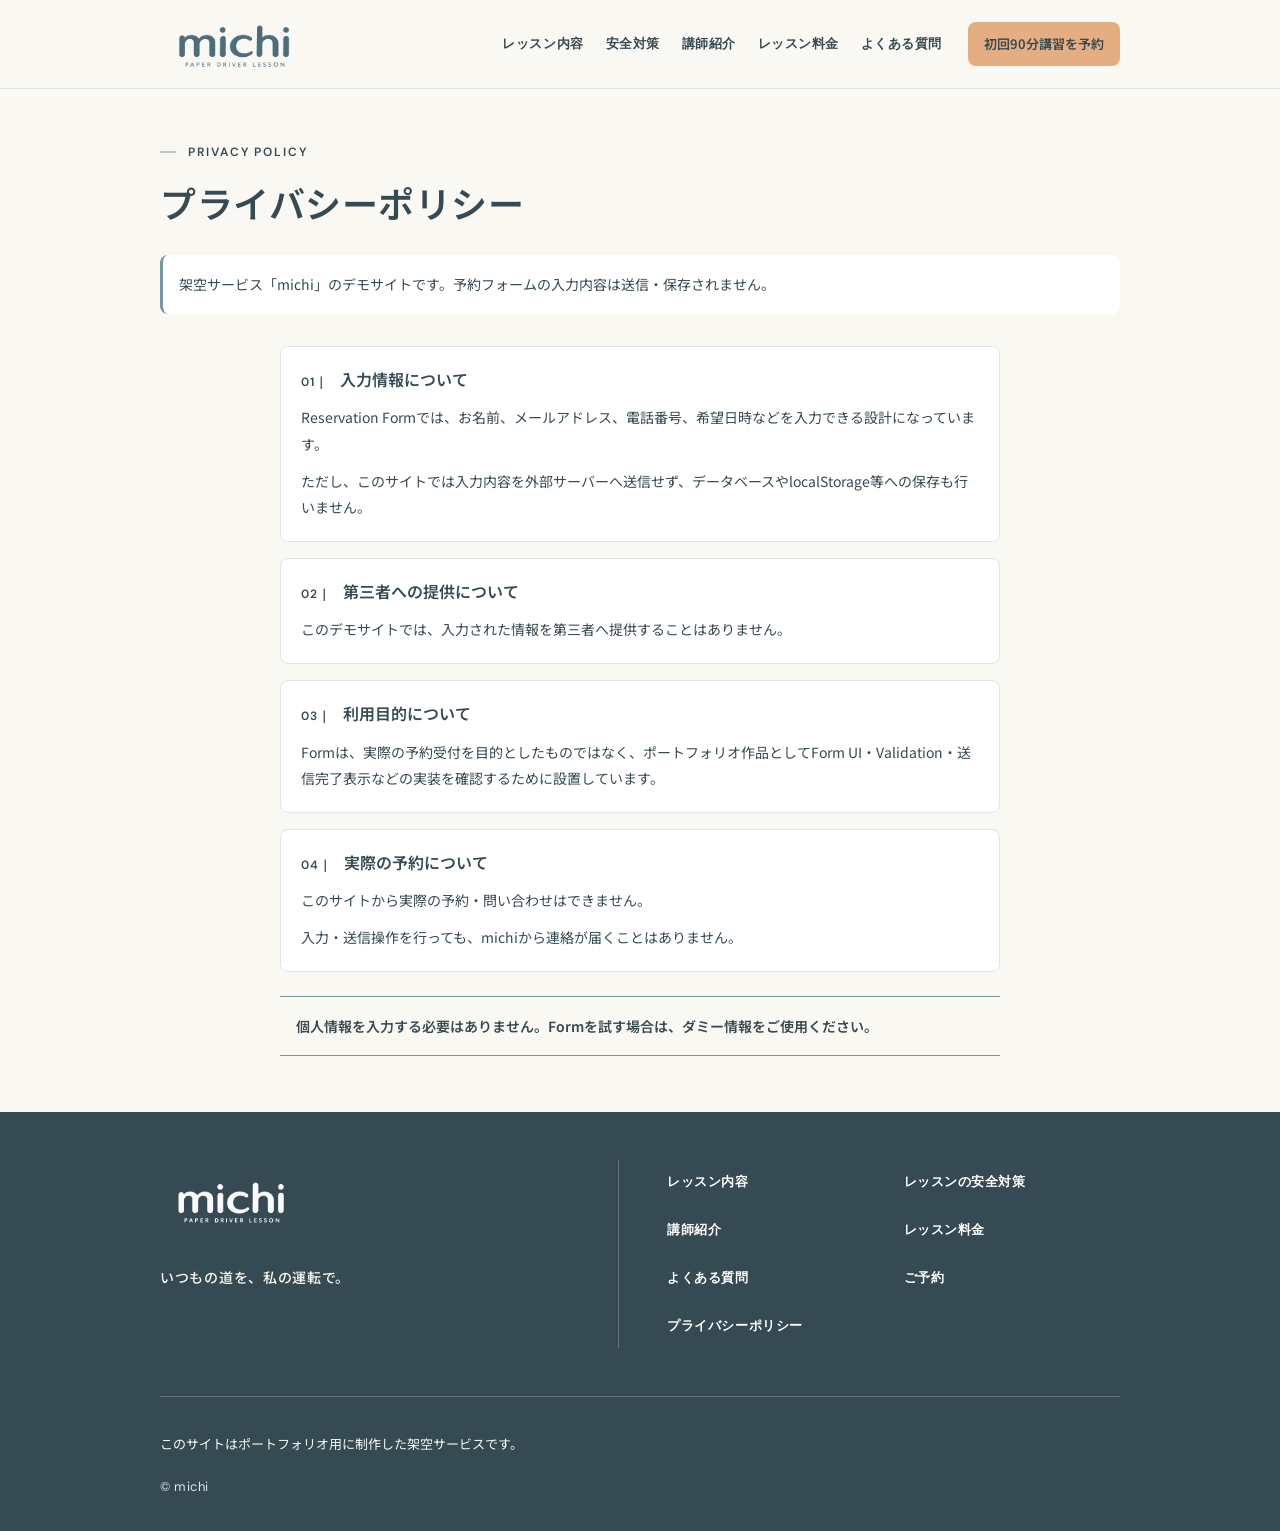
<file: privacy.html>
<!doctype html>
<html lang="ja">
  <head>
    <meta charset="UTF-8">
    <meta name="viewport" content="width=device-width, initial-scale=1.0">
    <title>プライバシーポリシー｜michi</title>
    <meta
      name="description"
      content="michiのデモサイトにおける入力情報の取り扱いについて。"
    >
    <link
      rel="canonical"
      href="https://coconattsu0723.github.io/michi-paper-driver-lp/privacy.html"
    >
    <meta property="og:type" content="website">
    <meta property="og:title" content="プライバシーポリシー｜michi">
    <meta
      property="og:description"
      content="michiのデモサイトにおける入力情報の取り扱いについて。"
    >
    <meta property="og:url" content="https://coconattsu0723.github.io/michi-paper-driver-lp/privacy.html">
    <meta
      property="og:image"
      content="https://coconattsu0723.github.io/michi-paper-driver-lp/assets/images/ogp/ogp-michi-1200x630.png"
    >
    <meta property="og:site_name" content="michi PAPER DRIVER LESSON">
    <meta name="twitter:card" content="summary_large_image">
    <meta name="twitter:title" content="プライバシーポリシー｜michi">
    <meta
      name="twitter:description"
      content="michiのデモサイトにおける入力情報の取り扱いについて。"
    >
    <meta
      name="twitter:image"
      content="https://coconattsu0723.github.io/michi-paper-driver-lp/assets/images/ogp/ogp-michi-1200x630.png"
    >
    <link
      rel="icon"
      type="image/png"
      sizes="48x48"
      href="./assets/images/favicon/favicon-michi-48.png"
    >
    <link
      rel="icon"
      type="image/png"
      sizes="32x32"
      href="./assets/images/favicon/favicon-michi-32.png"
    >
    <link rel="preconnect" href="https://fonts.googleapis.com">
    <link rel="preconnect" href="https://fonts.gstatic.com" crossorigin>
    <link
      href="https://fonts.googleapis.com/css2?family=DM+Sans:wght@500;600&amp;family=Noto+Sans+JP:wght@400;500;600;700&amp;display=swap"
      rel="stylesheet"
    >
    <link rel="stylesheet" href="css/style.css">
    <script src="js/script.js" defer></script>
  </head>
  <body>
    <header class="site-header">
      <div class="container site-header__inner">
        <a class="site-logo" href="index.html#top" aria-label="michi PAPER DRIVER LESSON トップへ">
          <img
            class="site-logo__image"
            src="assets/images/logo/logo-michi.png"
            alt="michi PAPER DRIVER LESSON"
            width="1672"
            height="941"
          >
        </a>

        <button
          class="menu-button"
          type="button"
          aria-controls="primary-navigation"
          aria-expanded="false"
        >
          <span class="menu-button__label">メニュー</span>
          <span class="menu-button__icon" aria-hidden="true">
            <span></span>
            <span></span>
          </span>
        </button>

        <nav id="primary-navigation" class="site-nav" aria-label="メインナビゲーション">
          <ul class="site-nav__list">
            <li><a href="index.html#lesson">レッスン内容</a></li>
            <li><a href="index.html#safety">安全対策</a></li>
            <li><a href="index.html#instructor">講師紹介</a></li>
            <li><a href="index.html#price">レッスン料金</a></li>
            <li><a href="index.html#faq">よくある質問</a></li>
          </ul>
          <a class="button button--header" href="reservation.html">初回90分講習を予約</a>
        </nav>
      </div>
    </header>

    <main>
      <section id="privacy" class="privacy" aria-labelledby="privacy-title">
        <div class="container">
          <header class="privacy__header section-header">
            <p class="privacy__label section-label">PRIVACY POLICY</p>
            <h1 id="privacy-title" class="privacy__title section-title">プライバシーポリシー</h1>
            <div class="privacy__intro">
              <p>架空サービス「michi」のデモサイトです。予約フォームの入力内容は送信・保存されません。</p>
            </div>
          </header>

          <div class="privacy__content">
            <section class="privacy__item" aria-labelledby="privacy-item-01-title">
              <h3 id="privacy-item-01-title" class="privacy__item-title">
                <span class="privacy__number">01｜</span>
                <span>入力情報について</span>
              </h3>
              <p>Reservation Formでは、お名前、メールアドレス、電話番号、希望日時などを入力できる設計になっています。</p>
              <p>ただし、このサイトでは入力内容を外部サーバーへ送信せず、データベースやlocalStorage等への保存も行いません。</p>
            </section>

            <section class="privacy__item" aria-labelledby="privacy-item-02-title">
              <h3 id="privacy-item-02-title" class="privacy__item-title">
                <span class="privacy__number">02｜</span>
                <span>第三者への提供について</span>
              </h3>
              <p>このデモサイトでは、入力された情報を第三者へ提供することはありません。</p>
            </section>

            <section class="privacy__item" aria-labelledby="privacy-item-03-title">
              <h3 id="privacy-item-03-title" class="privacy__item-title">
                <span class="privacy__number">03｜</span>
                <span>利用目的について</span>
              </h3>
              <p>Formは、実際の予約受付を目的としたものではなく、ポートフォリオ作品としてForm UI・Validation・送信完了表示などの実装を確認するために設置しています。</p>
            </section>

            <section class="privacy__item" aria-labelledby="privacy-item-04-title">
              <h3 id="privacy-item-04-title" class="privacy__item-title">
                <span class="privacy__number">04｜</span>
                <span>実際の予約について</span>
              </h3>
              <p>このサイトから実際の予約・問い合わせはできません。</p>
              <p>入力・送信操作を行っても、michiから連絡が届くことはありません。</p>
            </section>
          </div>

          <p class="privacy__closing"><strong>個人情報を入力する必要はありません。Formを試す場合は、ダミー情報をご使用ください。</strong></p>
        </div>
      </section>
    </main>

    <footer class="site-footer">
      <div class="container site-footer__inner">
        <div class="site-footer__brand">
          <a class="site-footer__logo-link" href="index.html#top" aria-label="michi PAPER DRIVER LESSON トップへ">
            <img
              class="site-footer__logo"
              src="assets/images/logo/logo-michi-white.png"
              alt="michi PAPER DRIVER LESSON"
              width="1672"
              height="941"
              loading="lazy"
              decoding="async"
            >
          </a>
          <p class="site-footer__message">いつもの道を、私の運転で。</p>
        </div>

        <nav class="site-footer__nav" aria-label="フッターナビゲーション">
          <ul class="site-footer__nav-list">
            <li><a href="index.html#lesson">レッスン内容</a></li>
            <li><a href="index.html#safety">レッスンの安全対策</a></li>
            <li><a href="index.html#instructor">講師紹介</a></li>
            <li><a href="index.html#price">レッスン料金</a></li>
            <li><a href="index.html#faq">よくある質問</a></li>
            <li><a href="reservation.html">ご予約</a></li>
            <li><a href="#privacy" aria-current="page">プライバシーポリシー</a></li>
          </ul>
        </nav>

        <div class="site-footer__meta">
          <p class="site-footer__note">このサイトはポートフォリオ用に制作した架空サービスです。</p>
          <p class="site-footer__copyright">© michi</p>
        </div>
      </div>
    </footer>
  </body>
</html>
</file>
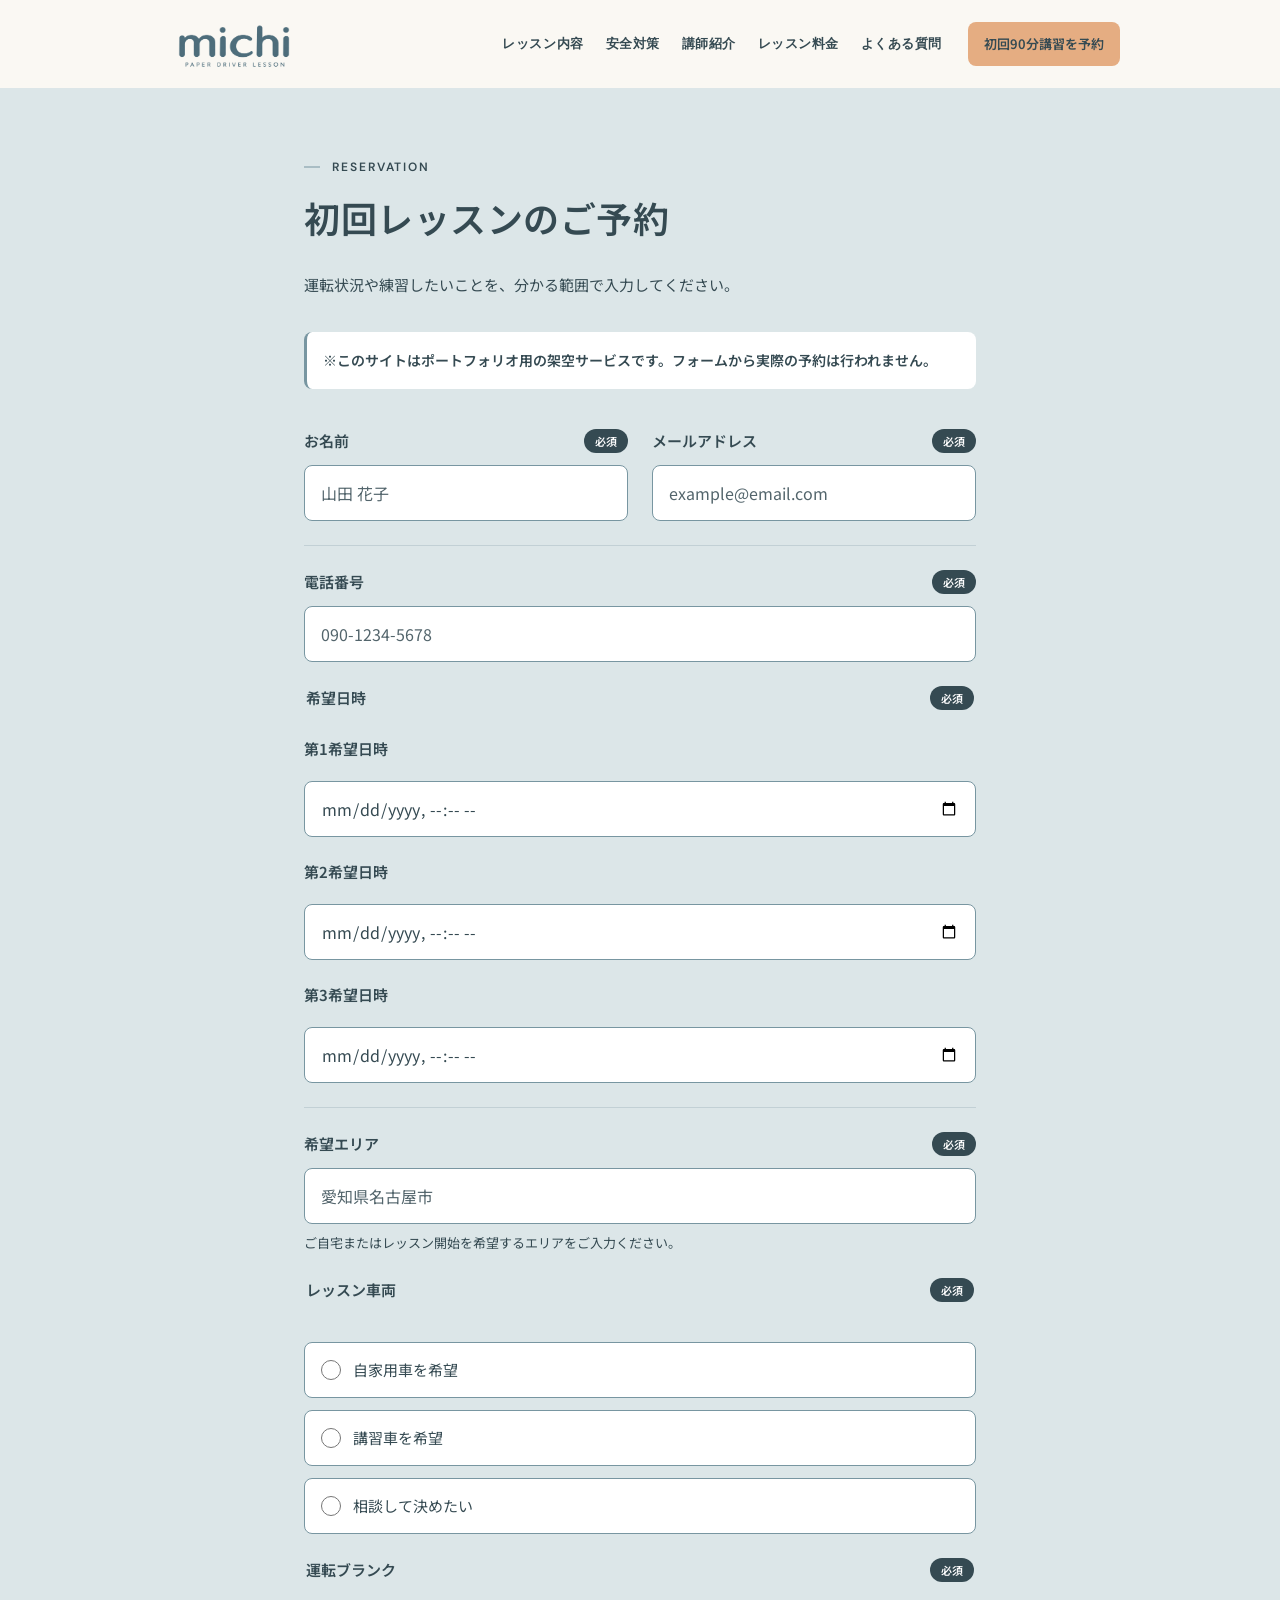
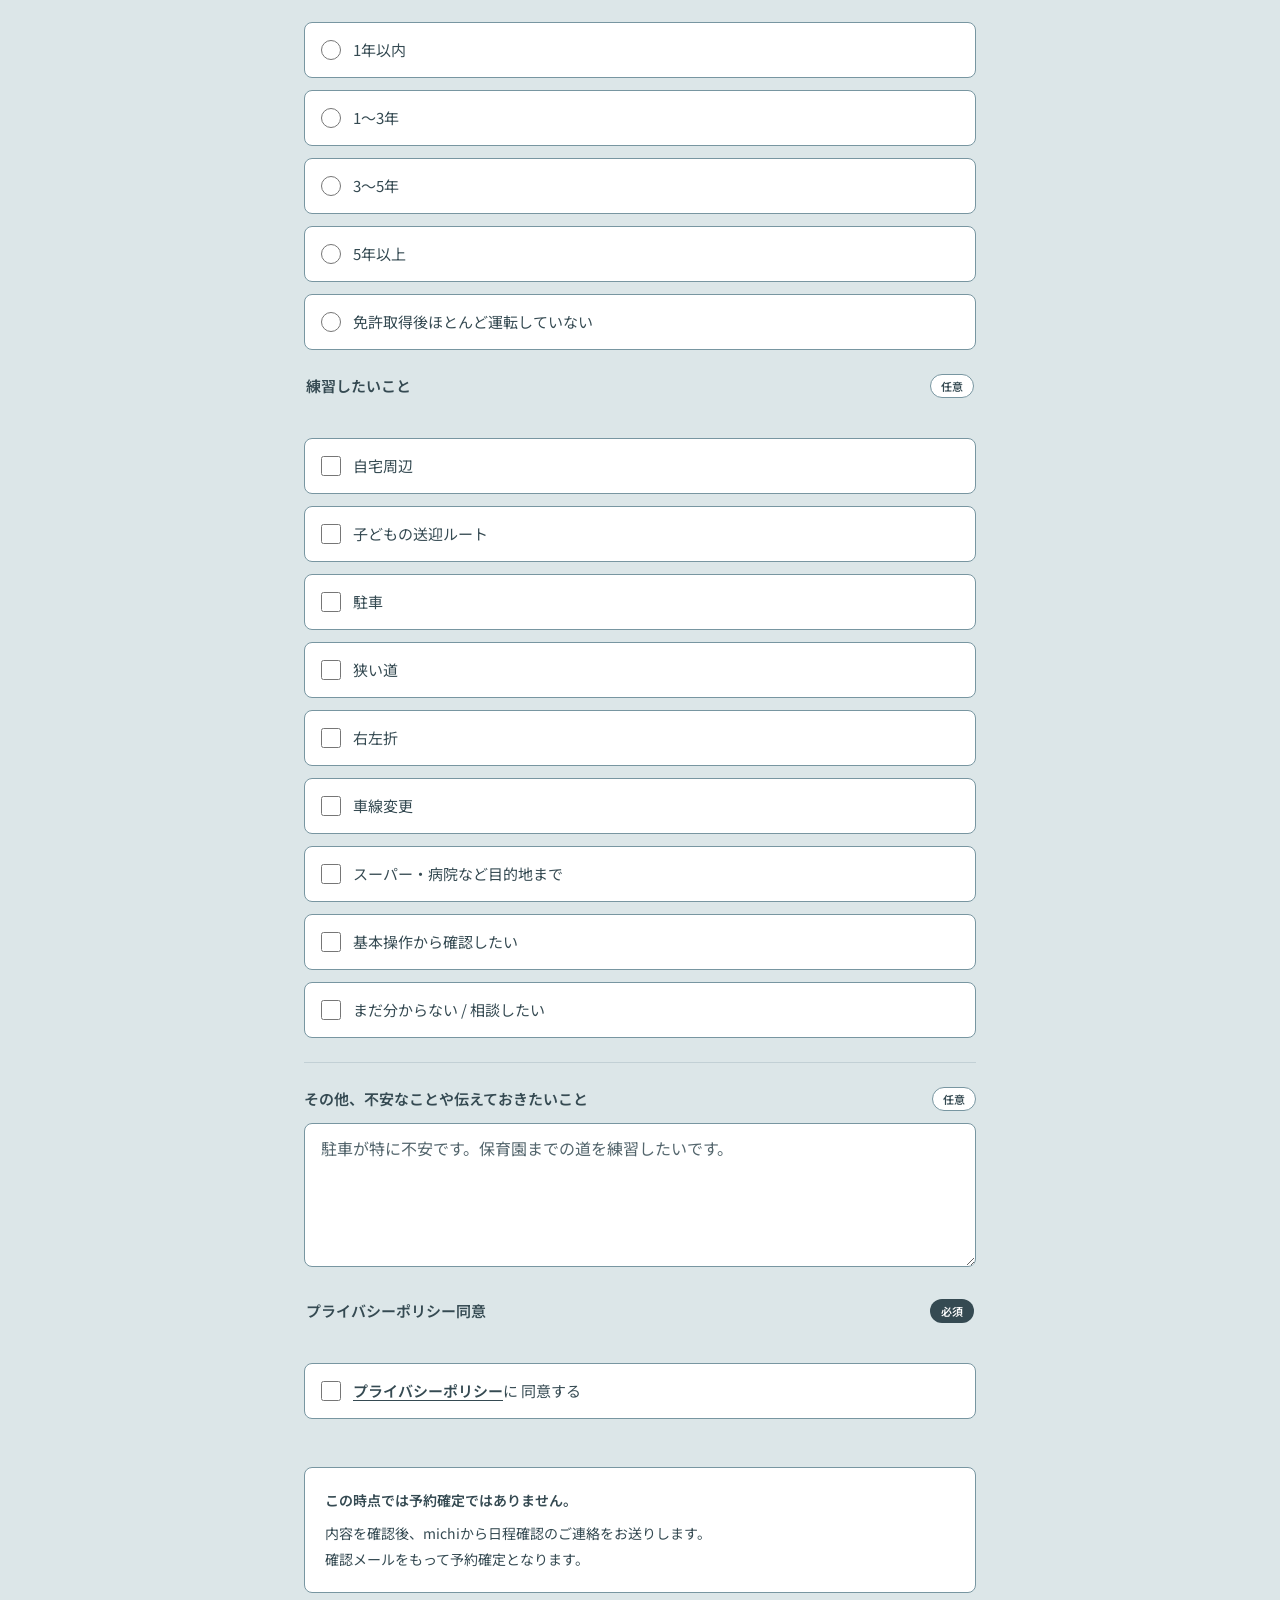
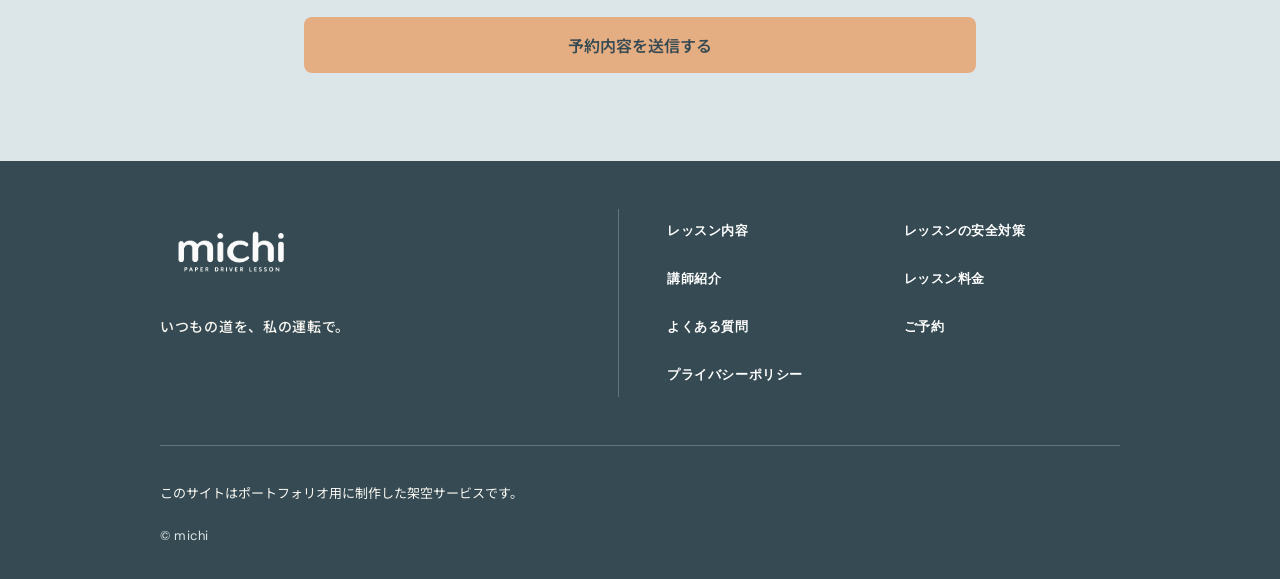
<file: reservation.html>
<!doctype html>
<html lang="ja">
  <head>
    <meta charset="UTF-8">
    <meta name="viewport" content="width=device-width, initial-scale=1.0">
    <title>初回レッスンのご予約｜michi</title>
    <meta
      name="description"
      content="michiの初回90分レッスンの予約フォームです。"
    >
    <link
      rel="canonical"
      href="https://coconattsu0723.github.io/michi-paper-driver-lp/reservation.html"
    >
    <meta property="og:type" content="website">
    <meta property="og:title" content="初回レッスンのご予約｜michi">
    <meta
      property="og:description"
      content="michiの初回90分レッスンの予約フォームです。"
    >
    <meta property="og:url" content="https://coconattsu0723.github.io/michi-paper-driver-lp/reservation.html">
    <meta
      property="og:image"
      content="https://coconattsu0723.github.io/michi-paper-driver-lp/assets/images/ogp/ogp-michi-1200x630.png"
    >
    <meta property="og:site_name" content="michi PAPER DRIVER LESSON">
    <meta name="twitter:card" content="summary_large_image">
    <meta name="twitter:title" content="初回レッスンのご予約｜michi">
    <meta
      name="twitter:description"
      content="michiの初回90分レッスンの予約フォームです。"
    >
    <meta
      name="twitter:image"
      content="https://coconattsu0723.github.io/michi-paper-driver-lp/assets/images/ogp/ogp-michi-1200x630.png"
    >
    <link
      rel="icon"
      type="image/png"
      sizes="48x48"
      href="./assets/images/favicon/favicon-michi-48.png"
    >
    <link
      rel="icon"
      type="image/png"
      sizes="32x32"
      href="./assets/images/favicon/favicon-michi-32.png"
    >
    <link rel="preconnect" href="https://fonts.googleapis.com">
    <link rel="preconnect" href="https://fonts.gstatic.com" crossorigin>
    <link
      href="https://fonts.googleapis.com/css2?family=DM+Sans:wght@500;600&amp;family=Noto+Sans+JP:wght@400;500;600;700&amp;display=swap"
      rel="stylesheet"
    >
    <link rel="stylesheet" href="css/style.css">
    <script src="js/script.js" defer></script>
  </head>
  <body>
    <header class="site-header">
      <div class="container site-header__inner">
        <a class="site-logo" href="index.html#top" aria-label="michi PAPER DRIVER LESSON トップへ">
          <img
            class="site-logo__image"
            src="assets/images/logo/logo-michi.png"
            alt="michi PAPER DRIVER LESSON"
            width="1672"
            height="941"
          >
        </a>

        <button
          class="menu-button"
          type="button"
          aria-controls="primary-navigation"
          aria-expanded="false"
        >
          <span class="menu-button__label">メニュー</span>
          <span class="menu-button__icon" aria-hidden="true">
            <span></span>
            <span></span>
          </span>
        </button>

        <nav id="primary-navigation" class="site-nav" aria-label="メインナビゲーション">
          <ul class="site-nav__list">
            <li><a href="index.html#lesson">レッスン内容</a></li>
            <li><a href="index.html#safety">安全対策</a></li>
            <li><a href="index.html#instructor">講師紹介</a></li>
            <li><a href="index.html#price">レッスン料金</a></li>
            <li><a href="index.html#faq">よくある質問</a></li>
          </ul>
          <a class="button button--header" href="#reservation">初回90分講習を予約</a>
        </nav>
      </div>
    </header>

    <main>
      <section id="reservation" class="reservation" aria-labelledby="reservation-title">
        <div class="container">
          <header class="reservation__header">
            <p class="reservation__label section-label">RESERVATION</p>
            <h1 id="reservation-title" class="reservation__title section-title">初回レッスンのご予約</h1>
            <div class="reservation__intro">
              <p>運転状況や練習したいことを、分かる範囲で入力してください。</p>
            </div>
          </header>

          <p id="reservation-demo-note" class="reservation__demo-note">
            ※このサイトはポートフォリオ用の架空サービスです。フォームから実際の予約は行われません。
          </p>

          <form id="reservation-form" class="reservation-form" novalidate aria-describedby="reservation-demo-note">
            <div class="form-field">
              <div class="form-field__heading">
                <label class="form-label" for="reservation-name">お名前</label>
                <span class="form-status form-status--required" aria-hidden="true">必須</span>
              </div>
              <input
                id="reservation-name"
                class="form-control"
                name="name"
                type="text"
                placeholder="山田 花子"
                autocomplete="name"
                required
                aria-invalid="false"
                aria-describedby="reservation-name-error"
              >
              <p id="reservation-name-error" class="form-error" hidden></p>
            </div>

            <div class="form-field">
              <div class="form-field__heading">
                <label class="form-label" for="reservation-email">メールアドレス</label>
                <span class="form-status form-status--required" aria-hidden="true">必須</span>
              </div>
              <input
                id="reservation-email"
                class="form-control"
                name="email"
                type="email"
                placeholder="example@email.com"
                autocomplete="email"
                required
                aria-invalid="false"
                aria-describedby="reservation-email-error"
              >
              <p id="reservation-email-error" class="form-error" hidden></p>
            </div>

            <div class="form-field">
              <div class="form-field__heading">
                <label class="form-label" for="reservation-tel">電話番号</label>
                <span class="form-status form-status--required" aria-hidden="true">必須</span>
              </div>
              <input
                id="reservation-tel"
                class="form-control"
                name="tel"
                type="tel"
                inputmode="tel"
                placeholder="090-1234-5678"
                autocomplete="tel"
                required
                aria-invalid="false"
                aria-describedby="reservation-tel-error"
              >
              <p id="reservation-tel-error" class="form-error" hidden></p>
            </div>

            <fieldset class="form-group">
              <legend class="form-legend">
                希望日時
                <span class="form-status form-status--required" aria-hidden="true">必須</span>
              </legend>

              <div class="form-field form-field--nested">
                <label class="form-label" for="reservation-date-1">第1希望日時</label>
                <input
                  id="reservation-date-1"
                  class="form-control"
                  name="preferred_date_1"
                  type="datetime-local"
                  required
                  aria-invalid="false"
                  aria-describedby="reservation-date-1-error"
                >
                <p id="reservation-date-1-error" class="form-error" hidden></p>
              </div>

              <div class="form-field form-field--nested">
                <label class="form-label" for="reservation-date-2">第2希望日時</label>
                <input
                  id="reservation-date-2"
                  class="form-control"
                  name="preferred_date_2"
                  type="datetime-local"
                  required
                  aria-invalid="false"
                  aria-describedby="reservation-date-2-error"
                >
                <p id="reservation-date-2-error" class="form-error" hidden></p>
              </div>

              <div class="form-field form-field--nested">
                <label class="form-label" for="reservation-date-3">第3希望日時</label>
                <input
                  id="reservation-date-3"
                  class="form-control"
                  name="preferred_date_3"
                  type="datetime-local"
                  required
                  aria-invalid="false"
                  aria-describedby="reservation-date-3-error"
                >
                <p id="reservation-date-3-error" class="form-error" hidden></p>
              </div>
            </fieldset>

            <div class="form-field">
              <div class="form-field__heading">
                <label class="form-label" for="reservation-area">希望エリア</label>
                <span class="form-status form-status--required" aria-hidden="true">必須</span>
              </div>
              <input
                id="reservation-area"
                class="form-control"
                name="area"
                type="text"
                placeholder="愛知県名古屋市"
                autocomplete="address-level2"
                required
                aria-invalid="false"
                aria-describedby="reservation-area-help reservation-area-error"
              >
              <p id="reservation-area-help" class="form-help">ご自宅またはレッスン開始を希望するエリアをご入力ください。</p>
              <p id="reservation-area-error" class="form-error" hidden></p>
            </div>

            <fieldset class="form-group" aria-describedby="reservation-vehicle-error">
              <legend class="form-legend">
                レッスン車両
                <span class="form-status form-status--required" aria-hidden="true">必須</span>
              </legend>
              <div class="form-options">
                <label class="form-option">
                  <input class="form-option__input" name="vehicle" type="radio" value="自家用車を希望" required aria-invalid="false" aria-describedby="reservation-vehicle-error">
                  <span>自家用車を希望</span>
                </label>
                <label class="form-option">
                  <input class="form-option__input" name="vehicle" type="radio" value="講習車を希望" required aria-invalid="false" aria-describedby="reservation-vehicle-error">
                  <span>講習車を希望</span>
                </label>
                <label class="form-option">
                  <input class="form-option__input" name="vehicle" type="radio" value="相談して決めたい" required aria-invalid="false" aria-describedby="reservation-vehicle-error">
                  <span>相談して決めたい</span>
                </label>
              </div>
              <p id="reservation-vehicle-error" class="form-error" hidden></p>
            </fieldset>

            <fieldset class="form-group" aria-describedby="reservation-break-error">
              <legend class="form-legend">
                運転ブランク
                <span class="form-status form-status--required" aria-hidden="true">必須</span>
              </legend>
              <div class="form-options">
                <label class="form-option">
                  <input class="form-option__input" name="driving_break" type="radio" value="1年以内" required aria-invalid="false" aria-describedby="reservation-break-error">
                  <span>1年以内</span>
                </label>
                <label class="form-option">
                  <input class="form-option__input" name="driving_break" type="radio" value="1〜3年" required aria-invalid="false" aria-describedby="reservation-break-error">
                  <span>1〜3年</span>
                </label>
                <label class="form-option">
                  <input class="form-option__input" name="driving_break" type="radio" value="3〜5年" required aria-invalid="false" aria-describedby="reservation-break-error">
                  <span>3〜5年</span>
                </label>
                <label class="form-option">
                  <input class="form-option__input" name="driving_break" type="radio" value="5年以上" required aria-invalid="false" aria-describedby="reservation-break-error">
                  <span>5年以上</span>
                </label>
                <label class="form-option">
                  <input class="form-option__input" name="driving_break" type="radio" value="免許取得後ほとんど運転していない" required aria-invalid="false" aria-describedby="reservation-break-error">
                  <span>免許取得後ほとんど運転していない</span>
                </label>
              </div>
              <p id="reservation-break-error" class="form-error" hidden></p>
            </fieldset>

            <fieldset class="form-group">
              <legend class="form-legend">
                練習したいこと
                <span class="form-status form-status--optional" aria-hidden="true">任意</span>
              </legend>
              <div class="form-options">
                <label class="form-option">
                  <input class="form-option__input" name="practice" type="checkbox" value="自宅周辺">
                  <span>自宅周辺</span>
                </label>
                <label class="form-option">
                  <input class="form-option__input" name="practice" type="checkbox" value="子どもの送迎ルート">
                  <span>子どもの送迎ルート</span>
                </label>
                <label class="form-option">
                  <input class="form-option__input" name="practice" type="checkbox" value="駐車">
                  <span>駐車</span>
                </label>
                <label class="form-option">
                  <input class="form-option__input" name="practice" type="checkbox" value="狭い道">
                  <span>狭い道</span>
                </label>
                <label class="form-option">
                  <input class="form-option__input" name="practice" type="checkbox" value="右左折">
                  <span>右左折</span>
                </label>
                <label class="form-option">
                  <input class="form-option__input" name="practice" type="checkbox" value="車線変更">
                  <span>車線変更</span>
                </label>
                <label class="form-option">
                  <input class="form-option__input" name="practice" type="checkbox" value="スーパー・病院など目的地まで">
                  <span>スーパー・病院など目的地まで</span>
                </label>
                <label class="form-option">
                  <input class="form-option__input" name="practice" type="checkbox" value="基本操作から確認したい">
                  <span>基本操作から確認したい</span>
                </label>
                <label class="form-option">
                  <input class="form-option__input" name="practice" type="checkbox" value="まだ分からない / 相談したい">
                  <span>まだ分からない / 相談したい</span>
                </label>
              </div>
            </fieldset>

            <div class="form-field">
              <div class="form-field__heading">
                <label class="form-label" for="reservation-message">その他、不安なことや伝えておきたいこと</label>
                <span class="form-status form-status--optional" aria-hidden="true">任意</span>
              </div>
              <textarea
                id="reservation-message"
                class="form-control form-control--textarea"
                name="message"
                placeholder="駐車が特に不安です。保育園までの道を練習したいです。"
              ></textarea>
            </div>

            <fieldset class="form-group" aria-describedby="reservation-privacy-error">
              <legend class="form-legend">
                プライバシーポリシー同意
                <span class="form-status form-status--required" aria-hidden="true">必須</span>
              </legend>
              <div class="form-option form-option--privacy">
                <input id="reservation-privacy" class="form-option__input" name="privacy" type="checkbox" required aria-invalid="false" aria-describedby="reservation-privacy-error" aria-labelledby="reservation-privacy-policy-link reservation-privacy-consent-label">
                <span class="form-option__privacy-text">
                  <a id="reservation-privacy-policy-link" class="form-option__policy-link" href="privacy.html" target="_blank" rel="noopener">プライバシーポリシー</a>に
                  <label id="reservation-privacy-consent-label" class="form-option__privacy-label" for="reservation-privacy">同意する</label>
                </span>
              </div>
              <p id="reservation-privacy-error" class="form-error" hidden></p>
            </fieldset>

            <div class="reservation-form__confirmation">
              <p><strong>この時点では予約確定ではありません。</strong></p>
              <p>内容を確認後、michiから日程確認のご連絡をお送りします。<br>確認メールをもって予約確定となります。</p>
            </div>

            <button class="button button--primary reservation-form__submit" type="submit">予約内容を送信する</button>
          </form>

          <section
            id="reservation-completion"
            class="reservation__completion"
            aria-live="polite"
            aria-labelledby="reservation-completion-title"
            hidden
          >
            <h2 id="reservation-completion-title" class="reservation__completion-title" tabindex="-1">ご予約ありがとうございます。</h2>
            <p>予約内容を受け付けました。</p>
            <p>ご入力いただいた内容を確認し、<br>michiから日程についてご連絡します。</p>
            <p><strong>確認メールをもって、予約確定となります。</strong></p>
            <p class="reservation__completion-note">ポートフォリオ用デモのため、実際の送信は行われていません。</p>
          </section>
        </div>
      </section>
    </main>

    <footer class="site-footer">
      <div class="container site-footer__inner">
        <div class="site-footer__brand">
          <a class="site-footer__logo-link" href="index.html#top" aria-label="michi PAPER DRIVER LESSON トップへ">
            <img
              class="site-footer__logo"
              src="assets/images/logo/logo-michi-white.png"
              alt="michi PAPER DRIVER LESSON"
              width="1672"
              height="941"
              loading="lazy"
              decoding="async"
            >
          </a>
          <p class="site-footer__message">いつもの道を、私の運転で。</p>
        </div>

        <nav class="site-footer__nav" aria-label="フッターナビゲーション">
          <ul class="site-footer__nav-list">
            <li><a href="index.html#lesson">レッスン内容</a></li>
            <li><a href="index.html#safety">レッスンの安全対策</a></li>
            <li><a href="index.html#instructor">講師紹介</a></li>
            <li><a href="index.html#price">レッスン料金</a></li>
            <li><a href="index.html#faq">よくある質問</a></li>
            <li><a href="#reservation">ご予約</a></li>
            <li><a href="privacy.html">プライバシーポリシー</a></li>
          </ul>
        </nav>

        <div class="site-footer__meta">
          <p class="site-footer__note">このサイトはポートフォリオ用に制作した架空サービスです。</p>
          <p class="site-footer__copyright">© michi</p>
        </div>
      </div>
    </footer>
  </body>
</html>
</file>
<file: css/style.css>
:root {
  --color-base: #faf8f3;
  --color-main: #7896a1;
  --color-deep: #354a52;
  --color-sub: #dce6e8;
  --color-accent: #e5ad82;
  --color-white: #ffffff;
  --color-section-alt: color-mix(in srgb, var(--color-sub) 60%, var(--color-base));

  --font-ja: "Noto Sans JP", "Hiragino Kaku Gothic ProN", "Yu Gothic", sans-serif;
  --font-en: "DM Sans", sans-serif;

  --container-max: 70rem;
  --container-gutter: 1.25rem;
  --hero-gutter: 0.5rem;
  --section-heading-gutter: max(1rem, var(--hero-gutter));
  --space-section: 4rem;
  --radius-small: 0.5rem;
  --radius-medium: 0.75rem;
}

*,
*::before,
*::after {
  box-sizing: border-box;
}

html {
  scroll-behavior: smooth;
}

body {
  margin: 0;
  background-color: var(--color-base);
  color: var(--color-deep);
  font-family: var(--font-ja);
  font-size: 1rem;
  line-height: 1.8;
  -webkit-font-smoothing: antialiased;
}

img {
  display: block;
  max-width: 100%;
  height: auto;
}

button,
input,
textarea,
select {
  color: inherit;
  font: inherit;
}

button {
  padding: 0;
  border: 0;
  background: none;
  cursor: pointer;
}

a {
  color: inherit;
  text-decoration: none;
}

ul,
ol {
  margin: 0;
  padding: 0;
  list-style: none;
}

h1,
h2,
p {
  margin-block: 0;
}

:focus-visible {
  outline: 0.1875rem solid var(--color-deep);
  outline-offset: 0.1875rem;
}

.container {
  width: min(calc(100% - (var(--container-gutter) * 2)), var(--container-max));
  margin-inline: auto;
}

.site-header {
  background-color: var(--color-base);
}

@media (min-width: 64rem) {
  html {
    scroll-padding-block-start: 5.5rem;
  }

  .site-header {
    position: sticky;
    inset-block-start: 0;
    z-index: 20;
  }
}

@media (width < 64rem) {
  html {
    scroll-padding-block-start: 5.25rem;
  }

  .site-header.is-menu-enhanced {
    position: sticky;
    inset-block-start: 0;
    z-index: 20;
  }

  .site-header.is-menu-enhanced .site-nav {
    max-height: calc(100dvh - 6.25rem);
    overflow-y: auto;
  }
}

.site-header__inner {
  display: flex;
  min-height: 4.5rem;
  flex-wrap: wrap;
  align-items: center;
  justify-content: space-between;
  gap: 1rem;
}

.site-logo {
  display: inline-flex;
  flex: 0 0 auto;
  align-items: center;
  min-height: 2.75rem;
}

.site-logo__image {
  width: 9.375rem;
  height: auto;
}

.menu-button {
  display: none;
  width: 3.25rem;
  min-height: 3.25rem;
  flex: 0 0 auto;
  flex-direction: column;
  align-items: center;
  justify-content: center;
  gap: 0.25rem;
  border: 0.0625rem solid color-mix(in srgb, var(--color-main) 55%, transparent);
  border-radius: var(--radius-small);
}

.site-header.is-menu-enhanced .menu-button {
  display: inline-flex;
}

.menu-button__label {
  font-family: var(--font-en);
  font-size: 0.625rem;
  font-weight: 600;
  letter-spacing: 0.12em;
  line-height: 1;
}

.menu-button__icon {
  position: relative;
  display: block;
  width: 1.25rem;
  height: 0.75rem;
}

.menu-button__icon span {
  position: absolute;
  left: 0;
  width: 100%;
  height: 0.0625rem;
  background-color: currentcolor;
  transition: top 180ms ease, transform 180ms ease;
}

.menu-button__icon span:first-child {
  top: 0.125rem;
}

.menu-button__icon span:last-child {
  top: 0.5625rem;
}

.menu-button[aria-expanded="true"] .menu-button__icon span {
  top: 0.34375rem;
}

.menu-button[aria-expanded="true"] .menu-button__icon span:first-child {
  transform: rotate(45deg);
}

.menu-button[aria-expanded="true"] .menu-button__icon span:last-child {
  transform: rotate(-45deg);
}

.site-nav {
  width: 100%;
  padding: 0.75rem 1rem 1rem;
  border: 0.0625rem solid var(--color-sub);
  border-radius: var(--radius-medium);
  background-color: var(--color-white);
}

.site-nav__list a {
  display: flex;
  min-height: 3rem;
  align-items: center;
  border-block-end: 0.0625rem solid var(--color-sub);
  color: var(--color-deep);
  font-family: var(--font-en);
  font-size: 0.9375rem;
  font-weight: 600;
  letter-spacing: 0.04em;
}

.button--header {
  width: 100%;
  margin-block-start: 0.875rem;
  padding: 0.875rem 1rem;
  background-color: var(--color-accent);
  color: var(--color-deep);
}

.hero {
  padding-block-end: 2rem;
}

.hero__media {
  width: calc(100% - (var(--hero-gutter) * 2));
  margin-inline: auto;
  overflow: hidden;
  border-radius: var(--radius-medium);
}

.hero__image {
  width: 100%;
  aspect-ratio: 4 / 3;
  object-fit: cover;
  object-position: center;
}

.hero__content {
  padding-block-start: 2rem;
}

.hero__brand-message {
  color: var(--color-deep);
  font-size: 0.875rem;
  font-weight: 600;
  letter-spacing: 0.08em;
}

.hero__title {
  margin-block-start: 0.75rem;
  font-size: clamp(1.75rem, 7.5vw, 2rem);
  font-weight: 600;
  letter-spacing: 0.015em;
  line-height: 1.5;
}

.hero__title span {
  display: block;
}

.hero__tablet-break {
  display: none;
}

.features__tablet-break {
  display: none;
}

.hero__description {
  margin-block-start: 1.25rem;
  font-size: 0.9375rem;
  line-height: 2;
}

.button {
  display: inline-flex;
  min-height: 3.5rem;
  align-items: center;
  justify-content: center;
  gap: 0.75rem;
  border-radius: var(--radius-small);
  font-weight: 600;
  line-height: 1.4;
  text-align: center;
}

.button--primary {
  width: 100%;
  margin-block-start: 1.75rem;
  padding: 0.875rem 1.25rem;
  background-color: var(--color-accent);
  color: var(--color-deep);
}

.section-label {
  position: relative;
  padding-inline-start: 1.75rem;
  color: var(--color-deep);
  font-family: var(--font-en);
  font-size: 0.75rem;
  font-weight: 600;
  letter-spacing: 0.16em;
  line-height: 1.2;
}

.section-label::before {
  position: absolute;
  top: 50%;
  left: 0;
  width: 1rem;
  height: 0.0625rem;
  background-color: var(--color-main);
  content: "";
  transform: translateY(-50%);
}

.section-header {
  margin-inline: calc(var(--section-heading-gutter) - var(--container-gutter));
  text-align: start;
}

.section-title {
  margin-block-start: 1rem;
  font-size: clamp(1.5rem, 6.4vw, 1.75rem);
  font-weight: 600;
  letter-spacing: 0.015em;
  line-height: 1.55;
}

.problem {
  padding-block: 3rem var(--space-section);
  border-block-start: 0.0625rem solid var(--color-sub);
  background-color: var(--color-section-alt);
  scroll-margin-block-start: 1rem;
}

.problem__intro {
  margin-block-start: 1.5rem;
  font-size: 0.9375rem;
  line-height: 2;
}

.problem__intro p + p {
  margin-block-start: 0.75rem;
}

.problem__list {
  display: grid;
  gap: 1rem;
  margin-block-start: 2.5rem;
}

.problem__item {
  padding: 1.25rem;
  border: 0.0625rem solid var(--color-sub);
  border-inline-start: 0.1875rem solid var(--color-main);
  border-radius: var(--radius-small);
  background-color: color-mix(in srgb, var(--color-white) 75%, var(--color-sub));
}

.problem__item-title {
  position: relative;
  margin: 0;
  padding-inline-start: 1.25rem;
  font-size: 1.0625rem;
  font-weight: 600;
  line-height: 1.6;
}

.problem__item-title::before {
  position: absolute;
  top: 0.8em;
  left: 0;
  width: 0.5rem;
  height: 0.0625rem;
  background-color: var(--color-main);
  content: "";
}

.problem__item-text {
  margin-block-start: 0.5rem;
  padding-inline-start: 1.25rem;
  font-size: 0.9375rem;
  line-height: 1.9;
}

.problem__closing {
  margin-block-start: 2.5rem;
  padding-inline-start: 1rem;
  border-inline-start: 0.1875rem solid var(--color-main);
  font-size: 1.125rem;
  letter-spacing: 0.015em;
  line-height: 1.9;
}

.concept {
  padding-block: 3rem var(--space-section);
  scroll-margin-block-start: 1rem;
}

.concept__media {
  margin-block-start: 2rem;
  overflow: hidden;
  border-radius: var(--radius-medium);
  background-color: var(--color-base);
}

.concept__image {
  width: 100%;
  aspect-ratio: 4 / 3;
  object-fit: cover;
}

.concept__body {
  margin-block-start: 2rem;
}

.concept__intro,
.concept__text {
  font-size: 0.9375rem;
  line-height: 2;
}

.concept__intro p + p,
.concept__text p + p {
  margin-block-start: 1rem;
}

.concept__text {
  margin-block-start: 2rem;
  padding-block-start: 2rem;
  border-block-start: 0.0625rem solid color-mix(in srgb, var(--color-main) 42%, transparent);
}

.concept__text strong {
  font-weight: 600;
}

.concept__closing {
  margin-block-start: 2.5rem;
  font-size: 1.125rem;
  letter-spacing: 0.015em;
  line-height: 1.9;
}

.concept__closing::before {
  display: block;
  width: 2rem;
  height: 0.0625rem;
  margin-block-end: 1rem;
  background-color: var(--color-main);
  content: "";
}

.concept__closing strong {
  font-weight: 600;
}

.lesson {
  padding-block: 3rem var(--space-section);
  background-color: var(--color-section-alt);
  scroll-margin-block-start: 1rem;
}

.lesson__intro {
  margin-block-start: 1.5rem;
  font-size: 0.9375rem;
  line-height: 2;
}

.lesson__intro p + p {
  margin-block-start: 1rem;
}

.lesson__list {
  display: grid;
  gap: 1rem;
  margin-block-start: 3rem;
}

.lesson-card {
  padding: 1rem 1.125rem;
  border: 0.0625rem solid var(--color-sub);
  border-radius: var(--radius-small);
  background-color: var(--color-white);
}

.lesson-card__label {
  position: relative;
  padding-inline-start: 1.25rem;
  color: var(--color-deep);
  font-size: 0.75rem;
  font-weight: 500;
  letter-spacing: 0.08em;
  line-height: 1.5;
}

.lesson-card__label::before {
  position: absolute;
  top: 0.7em;
  left: 0;
  width: 0.5rem;
  height: 0.0625rem;
  background-color: var(--color-main);
  content: "";
}

.lesson-card__number {
  font-family: var(--font-en);
  font-weight: 600;
}

.lesson-card__title {
  margin: 0.75rem 0 0;
  font-size: 1.125rem;
  font-weight: 600;
  letter-spacing: 0.01em;
  line-height: 1.6;
}

.lesson-card__text {
  margin-block-start: 1rem;
  font-size: 0.9375rem;
  line-height: 2;
}

.lesson-card__text p + p {
  margin-block-start: 1rem;
}

.lesson__practice {
  display: grid;
  grid-template-columns: repeat(3, minmax(0, 1fr));
  gap: clamp(0.5rem, 2vw, 1.5rem);
  margin-block-start: 3rem;
}

.lesson__practice-image {
  width: 100%;
  aspect-ratio: 4 / 3;
  border-radius: var(--radius-medium);
  object-fit: cover;
  object-position: center 45%;
}

.lesson__closing {
  margin-block-start: 3rem;
  padding-inline-start: 1rem;
  border-inline-start: 0.1875rem solid var(--color-main);
  font-size: 1.125rem;
  letter-spacing: 0.015em;
  line-height: 1.9;
}

.lesson__closing strong {
  font-weight: 600;
}

.features {
  padding-block: 3rem var(--space-section);
  scroll-margin-block-start: 1rem;
}

.features__intro {
  margin-block-start: 1.5rem;
  font-size: 0.9375rem;
  line-height: 2;
}

.features__intro p + p {
  margin-block-start: 1rem;
}

.features__list {
  margin-block-start: 3rem;
  border-block-start: 0.0625rem solid color-mix(in srgb, var(--color-main) 42%, transparent);
}

.features__item {
  padding-block: 2.5rem;
  border-block-end: 0.0625rem solid color-mix(in srgb, var(--color-main) 42%, transparent);
}

.features__icon {
  display: block;
  width: 3rem;
  height: 3rem;
  color: var(--color-deep);
}

.features__item-label {
  margin-block-start: 1.25rem;
  font-family: var(--font-en);
  font-size: 0.75rem;
  font-weight: 600;
  letter-spacing: 0.12em;
  line-height: 1.5;
}

.features__item-title {
  margin: 0.75rem 0 0;
  font-size: 1.25rem;
  font-weight: 600;
  letter-spacing: 0.01em;
  line-height: 1.6;
}

.features__item-text {
  margin-block-start: 1rem;
  font-size: 0.9375rem;
  line-height: 2;
}

.features__closing {
  margin-block-start: 3rem;
  font-size: 1.125rem;
  letter-spacing: 0.015em;
  line-height: 1.9;
}

.features__closing::before {
  display: block;
  width: 2rem;
  height: 0.0625rem;
  margin-block-end: 1rem;
  background-color: var(--color-main);
  content: "";
}

.features__closing strong {
  font-weight: 600;
}

.safety {
  padding-block: 3rem var(--space-section);
  background-color: var(--color-section-alt);
  scroll-margin-block-start: 1rem;
}

.safety__intro {
  margin-block-start: 1.5rem;
  font-size: 0.9375rem;
  line-height: 2;
}

.safety__intro p + p {
  margin-block-start: 1rem;
}

.safety__list {
  margin-block-start: 3rem;
  border-block-start: 0.0625rem solid var(--color-sub);
}

.safety__item {
  padding-block: 2.5rem;
  border-block-end: 0.0625rem solid var(--color-sub);
}

.safety__icon {
  display: block;
  width: 7.5rem;
  height: 5rem;
  margin-block-end: 1.25rem;
  object-fit: contain;
  object-position: left center;
}

.safety__item-label {
  color: var(--color-deep);
  font-size: 0.75rem;
  font-weight: 500;
  letter-spacing: 0.08em;
  line-height: 1.5;
}

.safety__item-number {
  font-family: var(--font-en);
  font-weight: 600;
}

.safety__item-title,
.safety__child-title {
  margin: 0.75rem 0 0;
  font-size: 1.25rem;
  font-weight: 600;
  letter-spacing: 0.01em;
  line-height: 1.6;
}

.safety__item-text,
.safety__child-text {
  margin-block-start: 1rem;
  font-size: 0.9375rem;
  line-height: 2;
}

.safety__item-text p + p,
.safety__child-text p + p {
  margin-block-start: 1rem;
}

.safety__child {
  margin-block-start: 3rem;
  padding: 1.5rem;
  border-block-start: 0.1875rem solid var(--color-main);
  border-radius: var(--radius-small);
  background-color: var(--color-sub);
}

.safety__child-label {
  font-size: 0.75rem;
  font-weight: 600;
  letter-spacing: 0.08em;
  line-height: 1.5;
}

.safety__closing {
  margin-block-start: 3rem;
  font-size: 1.125rem;
  letter-spacing: 0.015em;
  line-height: 1.9;
}

.safety__closing::before {
  display: block;
  width: 2rem;
  height: 0.0625rem;
  margin-block-end: 1rem;
  background-color: var(--color-main);
  content: "";
}

.safety__closing strong {
  font-weight: 600;
}

.driving-check {
  padding-block: var(--space-section);
  border-block-start: 0.0625rem solid var(--color-sub);
  scroll-margin-block-start: 1rem;
}

.driving-check__intro {
  margin-block-start: 1.5rem;
  font-size: 0.9375rem;
  line-height: 2;
}

.driving-check__intro p + p {
  margin-block-start: 1rem;
}

.driving-check__intro strong {
  font-weight: 600;
}

.driving-check__note {
  margin-block-start: 1.5rem;
  padding-inline-start: 1rem;
  border-inline-start: 0.1875rem solid var(--color-main);
  font-size: 0.8125rem;
  line-height: 1.8;
}

.driving-check__note strong {
  font-weight: 500;
}

.driving-check__card {
  margin-block-start: 2.5rem;
  padding: 1.25rem;
  border: 0.0625rem solid var(--color-sub);
  border-radius: var(--radius-medium);
  background-color: var(--color-white);
}

.driving-check [hidden] {
  display: none;
}

.driving-check__progress-count {
  color: var(--color-deep);
  font-family: var(--font-en);
  font-size: 0.75rem;
  font-weight: 600;
  letter-spacing: 0.12em;
  line-height: 1.5;
}

.driving-check__progress-track {
  height: 0.25rem;
  margin-block-start: 0.75rem;
  overflow: hidden;
  border-radius: 999px;
  background-color: var(--color-sub);
}

.driving-check__progress-value {
  display: block;
  width: 25%;
  height: 100%;
  border-radius: inherit;
  background-color: var(--color-main);
}

.driving-check__questions {
  margin-block-start: 1.75rem;
}

.driving-check__question {
  min-inline-size: 0;
  margin: 0;
  padding: 0;
  border: 0;
}

.driving-check__question + .driving-check__question {
  margin-block-start: 3rem;
}

.driving-check__form.is-enhanced .driving-check__question + .driving-check__question {
  margin-block-start: 0;
}

.driving-check__question-title {
  display: block;
  width: 100%;
  padding: 0;
  font-size: 1.25rem;
  font-weight: 600;
  letter-spacing: 0.01em;
  line-height: 1.6;
}

.driving-check__question-number {
  display: block;
  margin-block-end: 0.5rem;
  color: var(--color-deep);
  font-family: var(--font-en);
  font-size: 0.75rem;
  font-weight: 600;
  letter-spacing: 0.12em;
  line-height: 1.5;
}

.driving-check__choices {
  display: grid;
  gap: 0.75rem;
  margin-block-start: 1.5rem;
}

.driving-check__choice {
  position: relative;
}

.driving-check__radio {
  position: absolute;
  width: 0.0625rem;
  height: 0.0625rem;
  overflow: hidden;
  clip: rect(0 0 0 0);
  clip-path: inset(50%);
  white-space: nowrap;
}

.driving-check__choice-label {
  display: grid;
  min-height: 3.5rem;
  grid-template-columns: 1.125rem minmax(0, 1fr);
  align-items: center;
  gap: 0.75rem;
  padding: 0.75rem 1rem;
  border: 0.0625rem solid color-mix(in srgb, var(--color-main) 48%, transparent);
  border-radius: var(--radius-small);
  background-color: var(--color-white);
  font-size: 0.9375rem;
  font-weight: 500;
  line-height: 1.6;
  cursor: pointer;
}

.driving-check__choice-indicator {
  display: grid;
  width: 1.125rem;
  height: 1.125rem;
  place-items: center;
  border: 0.0625rem solid var(--color-main);
  border-radius: 50%;
}

.driving-check__choice-indicator::after {
  width: 0.5rem;
  height: 0.5rem;
  border-radius: 50%;
  background-color: var(--color-deep);
  content: "";
  transform: scale(0);
}

.driving-check__radio:checked + .driving-check__choice-label {
  border-color: var(--color-deep);
  background-color: var(--color-sub);
}

.driving-check__radio:checked + .driving-check__choice-label .driving-check__choice-indicator::after {
  transform: scale(1);
}

.driving-check__radio:focus-visible + .driving-check__choice-label {
  outline: 0.1875rem solid var(--color-deep);
  outline-offset: 0.1875rem;
}

.driving-check__error {
  min-height: 1.8em;
  margin-block-start: 1rem;
  padding-inline-start: 0.75rem;
  border-inline-start: 0.1875rem solid transparent;
  font-size: 0.8125rem;
  font-weight: 600;
  line-height: 1.8;
}

.driving-check__error:not(:empty) {
  border-inline-start-color: var(--color-main);
}

.driving-check__controls {
  display: grid;
  gap: 0.75rem;
  margin-block-start: 0.75rem;
}

.driving-check__next,
.driving-check__previous,
.driving-check__reset {
  min-height: 3.25rem;
  padding: 0.75rem 1rem;
  border-radius: var(--radius-small);
  font-weight: 600;
  line-height: 1.4;
}

.driving-check__next {
  background-color: var(--color-main);
  color: var(--color-white);
}

.driving-check__previous {
  border: 0.0625rem solid var(--color-main);
  background-color: var(--color-white);
  color: var(--color-deep);
}

.driving-check__result-header {
  padding: 1.25rem;
  border-inline-start: 0.1875rem solid var(--color-main);
  border-radius: var(--radius-small);
  background-color: var(--color-sub);
}

.driving-check__result-label {
  color: var(--color-deep);
  font-family: var(--font-en);
  font-size: 0.6875rem;
  font-weight: 600;
  letter-spacing: 0.14em;
  line-height: 1.5;
}

.driving-check__result-type {
  margin: 0.5rem 0 0;
  color: var(--color-deep);
  font-size: 1.375rem;
  font-weight: 700;
  line-height: 1.5;
}

.driving-check__result-main {
  margin-block-start: 1rem;
  font-size: 1.125rem;
  letter-spacing: 0.01em;
  line-height: 1.7;
}

.driving-check__result-main strong {
  font-weight: 600;
}

.driving-check__result-text {
  margin-block-start: 2rem;
  font-size: 0.9375rem;
  line-height: 2;
}

.driving-check__result-text p + p {
  margin-block-start: 1rem;
}

.driving-check__result-text strong {
  font-weight: 600;
}

.driving-check__practice {
  margin-block-start: 2rem;
  padding: 1.25rem;
  border-radius: var(--radius-small);
  background-color: var(--color-sub);
}

.driving-check__practice-title {
  font-size: 0.8125rem;
  font-weight: 600;
  letter-spacing: 0.08em;
}

.driving-check__practice-list {
  margin-block-start: 1rem;
  font-size: 0.9375rem;
  font-weight: 500;
  line-height: 1.6;
}

.driving-check__practice-list li {
  position: relative;
  padding-block-end: 1.5rem;
}

.driving-check__practice-list li:not(:last-child)::after {
  position: absolute;
  bottom: 0.25rem;
  left: 0.25rem;
  color: var(--color-main);
  content: "↓";
  font-family: var(--font-en);
  line-height: 1;
}

.driving-check__practice-list li:last-child {
  padding-block-end: 0;
}

.driving-check__result-actions {
  margin-block-start: 2rem;
}

.driving-check__reset {
  width: 100%;
  margin-block-start: 0.75rem;
  border: 0.0625rem solid var(--color-main);
  background-color: var(--color-white);
  color: var(--color-deep);
}

.instructor {
  padding-block: 3rem var(--space-section);
  background-color: var(--color-section-alt);
  scroll-margin-block-start: 1rem;
}

.instructor__intro {
  margin-block-start: 1.5rem;
  font-size: 0.9375rem;
  line-height: 2;
}

.instructor__intro p + p {
  margin-block-start: 1rem;
}

.instructor__profile {
  margin-block-start: 2.5rem;
}

.instructor__media {
  overflow: hidden;
  aspect-ratio: 4 / 3;
  border-radius: var(--radius-medium);
  background-color: var(--color-sub);
}

.instructor__image {
  width: 100%;
  height: 100%;
  object-fit: cover;
  object-position: center;
}

.instructor__identity {
  margin-block-start: 1.25rem;
  padding-block-end: 1.25rem;
  border-block-end: 0.0625rem solid var(--color-sub);
}

.instructor__role {
  color: var(--color-deep);
  font-family: var(--font-en);
  font-size: 0.75rem;
  font-weight: 600;
  letter-spacing: 0.1em;
  line-height: 1.5;
}

.instructor__name {
  margin: 0.5rem 0 0;
  font-size: 1.375rem;
  font-weight: 700;
  line-height: 1.5;
}

.instructor__bio {
  margin-block-start: 1.25rem;
  font-size: 0.9375rem;
  line-height: 2;
}

.instructor__message {
  margin-block-start: 3rem;
}

.instructor__message-title {
  margin: 0;
  font-size: 1.25rem;
  font-weight: 600;
  line-height: 1.6;
}

.instructor__message-body {
  margin-block-start: 1.5rem;
  font-size: 0.9375rem;
  line-height: 2;
}

.instructor__message-body p + p {
  margin-block-start: 1rem;
}

.instructor__policy {
  margin-block-start: 3rem;
  padding-block: 1.5rem;
  border-block: 0.0625rem solid var(--color-sub);
}

.instructor__policy-title {
  font-size: 1.125rem;
  line-height: 1.7;
}

.instructor__policy-title strong {
  font-weight: 600;
}

.instructor__policy-text {
  margin-block-start: 1rem;
  font-size: 0.9375rem;
  line-height: 2;
}

.instructor__closing {
  margin-block-start: 3rem;
  font-size: 1.125rem;
  line-height: 1.8;
}

.instructor__closing::before {
  display: block;
  width: 2rem;
  height: 0.0625rem;
  margin-block-end: 1rem;
  background-color: var(--color-main);
  content: "";
}

.instructor__closing strong {
  font-weight: 600;
}

.flow {
  padding-block: 3rem var(--space-section);
  scroll-margin-block-start: 1rem;
}

.flow__intro {
  margin-block-start: 1.5rem;
  font-size: 0.9375rem;
  line-height: 2;
}

.flow__intro p + p {
  margin-block-start: 1rem;
}

.flow__list {
  margin-block-start: 3rem;
}

.flow__item {
  padding: 1.5rem;
  border: 0.0625rem solid var(--color-sub);
  border-radius: var(--radius-medium);
  background-color: var(--color-white);
}

.flow__item + .flow__item {
  margin-block-start: 1rem;
}

.flow__number {
  display: inline-block;
  padding: 0.25rem 0.5rem;
  border-radius: 999px;
  background-color: var(--color-sub);
  color: var(--color-deep);
  font-family: var(--font-en);
  font-size: 0.6875rem;
  font-weight: 600;
  letter-spacing: 0.12em;
  line-height: 1.5;
}

.flow__item-title {
  margin: 0.75rem 0 0;
  font-size: 1.25rem;
  font-weight: 600;
  line-height: 1.6;
}

.flow__item-text {
  margin-block-start: 1rem;
  font-size: 0.9375rem;
  line-height: 2;
}

.flow__item-text p + p {
  margin-block-start: 1rem;
}

.flow__sublist {
  margin-block: 1rem;
  padding: 0.75rem 1rem;
  border-radius: var(--radius-small);
  background-color: color-mix(in srgb, var(--color-sub) 55%, var(--color-white));
}

.flow__sublist li {
  position: relative;
  padding-inline-start: 1rem;
}

.flow__sublist li + li {
  margin-block-start: 0.25rem;
}

.flow__sublist li::before {
  position: absolute;
  top: 0.85em;
  left: 0;
  width: 0.3125rem;
  height: 0.3125rem;
  border-radius: 50%;
  background-color: var(--color-main);
  content: "";
}

.flow__closing {
  margin-block-start: 3rem;
  font-size: 1.125rem;
  line-height: 1.8;
}

.flow__closing::before {
  display: block;
  width: 2rem;
  height: 0.0625rem;
  margin-block-end: 1rem;
  background-color: var(--color-main);
  content: "";
}

.flow__closing strong {
  font-weight: 600;
}

.voice {
  padding-block: 3rem var(--space-section);
  background-color: var(--color-section-alt);
  scroll-margin-block-start: 1rem;
}

.voice__intro {
  margin-block-start: 1.5rem;
  font-size: 0.9375rem;
  line-height: 2;
}

.voice__intro p + p {
  margin-block-start: 1rem;
}

.voice__list {
  margin-block-start: 3rem;
}

.voice-card {
  padding: 1.5rem;
  border: 0.0625rem solid color-mix(in srgb, var(--color-main) 35%, var(--color-white));
  border-block-start: 0.1875rem solid var(--color-main);
  border-radius: var(--radius-medium);
  background-color: var(--color-white);
}

.voice-card + .voice-card {
  margin-block-start: 2rem;
}

.voice-card__person {
  display: flex;
  align-items: center;
  gap: 0.75rem;
}

.voice-card__icon {
  width: 3.5rem;
  height: 3.5rem;
  flex: 0 0 auto;
  object-fit: contain;
}

.voice-card__title {
  margin: 1rem 0 0;
  font-size: 1.25rem;
  font-weight: 600;
  line-height: 1.6;
}

.voice-card__meta {
  margin: 0;
  color: var(--color-deep);
  font-size: 0.8125rem;
  font-weight: 600;
  line-height: 1.6;
}

.voice-card__section {
  margin-block-start: 1.75rem;
  padding-block-start: 1.5rem;
  border-block-start: 0.0625rem solid var(--color-sub);
}

.voice-card__phase {
  color: var(--color-deep);
  font-family: var(--font-en);
  font-size: 0.6875rem;
  font-weight: 600;
  letter-spacing: 0.12em;
  line-height: 1.5;
}

.voice-card__text {
  margin-block-start: 0.75rem;
  font-size: 0.9375rem;
  line-height: 2;
}

.voice-card__text p + p {
  margin-block-start: 1rem;
}

.voice-card__text strong {
  font-weight: 600;
}

.voice__closing {
  margin-block-start: 3rem;
  font-size: 1.125rem;
  line-height: 1.8;
}

.voice__closing::before {
  display: block;
  width: 2rem;
  height: 0.0625rem;
  margin-block-end: 1rem;
  background-color: var(--color-main);
  content: "";
}

.voice__closing strong {
  font-weight: 600;
}

.price {
  padding-block: 3rem var(--space-section);
  scroll-margin-block-start: 1rem;
}

.price__plan-list {
  display: grid;
  gap: 1rem;
  margin-block-start: 2.5rem;
}

.price__card {
  display: flex;
  flex-direction: column;
  justify-content: center;
  padding: 1.5rem 1rem;
  border: 0.0625rem solid var(--color-sub);
  border-radius: var(--radius-medium);
  background-color: var(--color-white);
  text-align: center;
}

.price__card--recommended {
  justify-content: flex-end;
  border-color: var(--color-deep);
  background-color: var(--color-sub);
  box-shadow: inset 0 0 0 0.0625rem var(--color-deep);
}

.price__recommendation {
  align-self: center;
  margin-block-end: 0.75rem;
  padding: 0.15rem 0.85rem;
  border-radius: 2rem;
  background-color: var(--color-deep);
  color: var(--color-white);
  font-size: 0.8125rem;
  font-weight: 600;
}

.price__plan {
  margin: 0;
  font-size: 1rem;
  line-height: 1.6;
}

.price__amount {
  margin-block-start: 0.75rem;
  font-variant-numeric: tabular-nums;
  line-height: 1.4;
}

.price__amount strong {
  display: block;
  font-size: clamp(1.5rem, 3.4vw, 2.25rem);
  font-weight: 600;
}

.price__card--recommended .price__amount strong {
  font-size: clamp(2rem, 4vw, 2.75rem);
}

.price__amount span,
.price__plan-duration {
  font-size: 0.8125rem;
}

.price__notes {
  margin-block-start: 3rem;
}

.price__note-block {
  padding: 1.25rem;
  border: 0.0625rem solid var(--color-sub);
  border-radius: var(--radius-small);
  background-color: var(--color-white);
  font-size: 0.875rem;
  line-height: 1.9;
}

.price__note-block + .price__note-block {
  margin-block-start: 1rem;
}

.price__note-title {
  margin: 0 0 0.75rem;
  padding-block-end: 0.75rem;
  border-block-end: 0.0625rem solid var(--color-sub);
  font-size: 1rem;
  font-weight: 600;
  line-height: 1.6;
}

.price__note-block p + p {
  margin-block-start: 0.75rem;
}

.price__note-block strong {
  font-weight: 600;
}

.price__note-emphasis {
  padding-inline-start: 0.75rem;
  border-inline-start: 0.1875rem solid var(--color-main);
  font-size: 0.9375rem;
  line-height: 1.8;
}

.price__area-list {
  padding: 0.75rem;
  border-radius: var(--radius-small);
  background-color: color-mix(in srgb, var(--color-sub) 50%, var(--color-white));
  color: var(--color-deep);
  font-size: 0.8125rem;
  line-height: 1.9;
}

.price__area-list span {
  display: block;
}

.price__policy-list li {
  position: relative;
  padding: 0.75rem 0.75rem 0.75rem 1.75rem;
  line-height: 1.7;
}

.price__policy-list li + li {
  border-block-start: 0.0625rem solid var(--color-sub);
}

.price__policy-list li:first-child {
  border-radius: var(--radius-small);
  background-color: color-mix(in srgb, var(--color-sub) 50%, var(--color-white));
}

.price__policy-list li::before {
  position: absolute;
  top: 1.3rem;
  left: 0.75rem;
  width: 0.3125rem;
  height: 0.3125rem;
  border-radius: 50%;
  background-color: var(--color-main);
  content: "";
}

.price__policy-term {
  display: block;
  font-weight: 600;
}

.price__closing {
  margin-block-start: 3rem;
  font-size: 1.125rem;
  line-height: 1.8;
}

.price__closing::before {
  display: block;
  width: 2rem;
  height: 0.0625rem;
  margin-block-end: 1rem;
  background-color: var(--color-main);
  content: "";
}

.price__closing strong {
  font-weight: 600;
}

.price__cta {
  display: flex;
  width: min(100%, 17rem);
  margin-block-start: 2rem;
  margin-inline: auto;
}

.faq {
  padding-block: var(--space-section);
  background-color: var(--color-section-alt);
  scroll-margin-block-start: 1rem;
}

.faq__intro {
  margin-block-start: 1.5rem;
  font-size: 0.9375rem;
  line-height: 2;
}

.faq__intro p + p {
  margin-block-start: 1rem;
}

.faq__list {
  margin-block-start: 2.5rem;
  margin-inline: calc(var(--section-heading-gutter) - var(--container-gutter));
  border-block-start: 0.0625rem solid var(--color-sub);
}

.faq__item {
  border-block-end: 0.0625rem solid var(--color-sub);
}

.faq__question-heading {
  margin: 0;
}

.faq__question {
  display: grid;
  width: 100%;
  min-height: 5rem;
  grid-template-columns: auto minmax(0, 1fr) 1.25rem;
  align-items: start;
  gap: 0.75rem;
  padding-block: 1.25rem;
  color: var(--color-deep);
  text-align: start;
}

.faq__question:hover {
  background-color: color-mix(in srgb, var(--color-sub) 32%, transparent);
}

.faq__question:focus-visible {
  position: relative;
  z-index: 1;
  border-radius: var(--radius-small);
  outline: 0.1875rem solid var(--color-deep);
  outline-offset: 0.1875rem;
}

.faq__question-number {
  padding-block-start: 0.125rem;
  color: var(--color-deep);
  font-family: var(--font-en);
  font-size: 0.75rem;
  font-weight: 600;
  letter-spacing: 0.08em;
  line-height: 1.6;
}

.faq__question-text {
  overflow-wrap: anywhere;
  font-size: 0.9375rem;
  font-weight: 600;
  line-height: 1.8;
}

.faq__icon {
  position: relative;
  width: 1.25rem;
  height: 1.25rem;
  margin-block-start: 0.1875rem;
}

.faq__icon::before,
.faq__icon::after {
  position: absolute;
  inset-block-start: 50%;
  inset-inline-start: 50%;
  width: 1rem;
  height: 0.125rem;
  background-color: var(--color-main);
  content: "";
  transform: translate(-50%, -50%);
}

.faq__icon::after {
  transform: translate(-50%, -50%) rotate(90deg);
}

.faq__question[aria-expanded="true"] .faq__icon::after {
  display: none;
}

.faq__answer-inner {
  padding: 0 0 1.5rem 2.625rem;
  overflow-wrap: anywhere;
  font-size: 0.9375rem;
  line-height: 1.9;
}

.faq__answer-inner p + p {
  margin-block-start: 1rem;
}

.faq__answer-inner strong {
  font-weight: 600;
}

.faq__closing {
  margin-block-start: 2.5rem;
  padding-inline-start: 1rem;
  border-inline-start: 0.1875rem solid var(--color-main);
  font-size: 0.9375rem;
  line-height: 1.9;
}

.faq__closing p + p {
  margin-block-start: 0.75rem;
}

.faq__closing strong {
  font-weight: 600;
}

.final-cta {
  padding-block: calc(var(--space-section) + 0.5rem);
  scroll-margin-block-start: 1rem;
}

.final-cta .final-cta__title {
  font-size: clamp(1rem, 5.5vw, 1.75rem);
  white-space: nowrap;
}

.final-cta__media {
  margin-block-start: 2rem;
  overflow: hidden;
  border-radius: var(--radius-medium);
}

.final-cta__image {
  width: 100%;
  height: auto;
}

.final-cta__body {
  margin-block-start: 2rem;
}

.final-cta__text {
  font-size: 0.9375rem;
  line-height: 2;
}

.final-cta__text p + p {
  margin-block-start: 1.25rem;
}

.final-cta__message {
  margin-block-start: 2rem;
  padding-block-start: 1.5rem;
  border-block-start: 0.0625rem solid var(--color-main);
  font-size: 1.125rem;
  letter-spacing: 0.04em;
  line-height: 1.7;
}

.final-cta__message strong {
  font-weight: 600;
}

.final-cta__action {
  margin-block-start: 2rem;
}

.reservation {
  padding-block: 3rem var(--space-section);
  background-color: var(--color-sub);
  scroll-margin-block-start: 1rem;
}

.reservation__intro {
  margin-block-start: 1.5rem;
  font-size: 0.9375rem;
  line-height: 2;
}

.reservation__intro p + p {
  margin-block-start: 1rem;
}

.reservation__demo-note {
  margin-block-start: 2rem;
  padding: 1rem;
  border-inline-start: 0.1875rem solid var(--color-main);
  border-radius: var(--radius-small);
  background-color: var(--color-white);
  font-size: 0.875rem;
  font-weight: 600;
  line-height: 1.8;
}

.reservation-form {
  margin-block-start: 2.5rem;
}

.form-field,
.form-group {
  min-width: 0;
  margin: 0;
  padding: 0;
  border: 0;
}

.reservation-form > .form-field,
.reservation-form > .form-group {
  padding-block: 1.5rem;
  border-block-start: 0.0625rem solid color-mix(in srgb, var(--color-main) 45%, var(--color-white));
}

.reservation-form > .form-field:first-child {
  padding-block-start: 0;
  border-block-start: 0;
}

.form-field--nested + .form-field--nested {
  margin-block-start: 1.25rem;
}

.form-field__heading,
.form-legend {
  display: flex;
  width: 100%;
  align-items: center;
  justify-content: space-between;
  gap: 1rem;
}

.form-label,
.form-legend {
  font-size: 0.9375rem;
  font-weight: 600;
  line-height: 1.6;
}

.form-label {
  display: inline-block;
  margin-block-end: 0.5rem;
}

.form-field__heading .form-label {
  margin-block-end: 0;
}

.form-status {
  display: inline-flex;
  min-width: 2.75rem;
  min-height: 1.5rem;
  flex: 0 0 auto;
  align-items: center;
  justify-content: center;
  padding-inline: 0.5rem;
  border-radius: 999px;
  font-size: 0.6875rem;
  font-weight: 600;
  line-height: 1;
}

.form-status--required {
  background-color: var(--color-deep);
  color: var(--color-white);
}

.form-status--optional {
  border: 0.0625rem solid var(--color-main);
  background-color: var(--color-white);
  color: var(--color-deep);
}

.form-control {
  width: 100%;
  min-width: 0;
  min-height: 3.5rem;
  margin-block-start: 0.75rem;
  padding: 0.75rem 1rem;
  border: 0.0625rem solid var(--color-main);
  border-radius: var(--radius-small);
  background-color: var(--color-white);
  color: var(--color-deep);
  font-size: 1rem;
  line-height: 1.5;
}

.form-control::placeholder {
  color: color-mix(in srgb, var(--color-deep) 85%, var(--color-white));
}

.form-control:focus-visible {
  border-color: var(--color-deep);
}

.form-control--textarea {
  min-height: 9rem;
  resize: vertical;
}

.form-help {
  margin-block-start: 0.5rem;
  font-size: 0.8125rem;
  line-height: 1.7;
}

.form-options {
  margin-block-start: 1rem;
}

.form-option {
  display: flex;
  min-height: 3.5rem;
  align-items: center;
  gap: 0.75rem;
  padding: 0.75rem 1rem;
  border: 0.0625rem solid var(--color-main);
  border-radius: var(--radius-small);
  background-color: var(--color-white);
  font-size: 0.9375rem;
  line-height: 1.6;
  cursor: pointer;
}

.form-option + .form-option {
  margin-block-start: 0.75rem;
}

.form-option:has(.form-option__input:checked) {
  border-color: var(--color-deep);
  box-shadow: inset 0 0 0 0.0625rem var(--color-deep);
  font-weight: 600;
}

.form-option:has(.form-option__input:focus-visible) {
  outline: 0.1875rem solid var(--color-deep);
  outline-offset: 0.1875rem;
}

.form-option__input {
  width: 1.25rem;
  height: 1.25rem;
  flex: 0 0 auto;
  margin: 0;
  accent-color: var(--color-deep);
}

.form-option--privacy {
  margin-block-start: 1rem;
  cursor: default;
}

.form-option__policy-link {
  font-weight: 600;
  text-decoration: underline;
  text-decoration-thickness: 0.0625rem;
  text-underline-offset: 0.2em;
}

.form-option__privacy-label {
  cursor: pointer;
}

.form-error {
  margin-block-start: 0.5rem;
  color: #8a3434;
  font-size: 0.8125rem;
  font-weight: 600;
  line-height: 1.7;
}

.form-field.is-invalid .form-control,
.form-group.is-invalid .form-option {
  border-color: #8a3434;
}

.reservation-form__confirmation {
  margin-block-start: 1.5rem;
  padding: 1.25rem;
  border: 0.0625rem solid var(--color-main);
  border-radius: var(--radius-small);
  background-color: var(--color-white);
  font-size: 0.875rem;
  line-height: 1.8;
}

.reservation-form__confirmation p + p {
  margin-block-start: 0.5rem;
}

.reservation-form__confirmation strong {
  font-weight: 600;
}

.reservation-form__submit {
  margin-block-start: 1.5rem;
}

.reservation__completion {
  margin-block-start: 2.5rem;
  padding: 1.5rem;
  border: 0.0625rem solid var(--color-main);
  border-radius: var(--radius-medium);
  background-color: var(--color-white);
  font-size: 0.9375rem;
  line-height: 1.9;
}

.reservation__completion-title {
  margin: 0 0 1.25rem;
  font-size: 1.375rem;
  font-weight: 600;
  line-height: 1.6;
}

.reservation__completion p + p {
  margin-block-start: 0.75rem;
}

.reservation__completion strong {
  font-weight: 600;
}

.reservation__completion-note {
  padding-block-start: 1rem;
  border-block-start: 0.0625rem solid var(--color-sub);
  font-size: 0.8125rem;
}

.section-outline {
  padding-block: var(--space-section);
  border-block-start: 0.0625rem solid color-mix(in srgb, var(--color-main) 24%, transparent);
  scroll-margin-block-start: 1rem;
}

.section-outline h2 {
  max-width: 24rem;
  font-size: 1.5rem;
  font-weight: 600;
  line-height: 1.55;
}

.privacy {
  padding-block: 3.5rem;
  border-block-start: 0.0625rem solid var(--color-sub);
  background-color: var(--color-base);
  scroll-margin-block-start: 1rem;
}

.privacy__intro {
  margin-block-start: 1.5rem;
  padding: 1rem;
  border-inline-start: 0.1875rem solid var(--color-main);
  border-radius: var(--radius-small);
  background-color: var(--color-white);
  font-size: 0.875rem;
  line-height: 1.9;
}

.privacy__intro p + p {
  margin-block-start: 0.75rem;
}

.privacy__content {
  display: grid;
  gap: 1rem;
  margin-block-start: 2rem;
}

.privacy__item {
  padding: 1.25rem;
  border: 0.0625rem solid var(--color-sub);
  border-radius: var(--radius-small);
  background-color: var(--color-white);
  font-size: 0.875rem;
  line-height: 1.9;
}

.privacy__item-title {
  display: flex;
  align-items: baseline;
  gap: 0.75rem;
  margin: 0;
  font-size: 1rem;
  font-weight: 600;
  line-height: 1.6;
}

.privacy__number {
  flex: 0 0 auto;
  color: var(--color-deep);
  font-family: var(--font-en);
  font-size: 0.75rem;
  font-weight: 600;
  letter-spacing: 0.08em;
}

.privacy__item p {
  margin-block-start: 0.75rem;
}

.privacy__item p + p {
  margin-block-start: 0.625rem;
}

.privacy__closing {
  margin-block-start: 1.5rem;
  padding: 1rem;
  border-block: 0.0625rem solid var(--color-main);
  font-size: 0.875rem;
  line-height: 1.9;
}

.privacy__closing strong {
  font-weight: 600;
}

.site-footer {
  padding-block: 3rem 2rem;
  background-color: var(--color-deep);
  color: var(--color-base);
}

.site-footer__logo-link {
  display: inline-flex;
  min-height: 2.75rem;
  align-items: center;
}

.site-footer__logo {
  width: 9rem;
  height: auto;
}

.site-footer__message {
  margin-block-start: 1rem;
  font-size: 0.875rem;
  font-weight: 500;
  letter-spacing: 0.05em;
}

.site-footer__nav {
  margin-block-start: 1.5rem;
  padding-block: 1rem;
  border-block: 0.0625rem solid color-mix(in srgb, var(--color-sub) 28%, transparent);
}

.site-footer__nav-list {
  display: flex;
  flex-wrap: wrap;
  gap: 0.25rem 1.25rem;
}

.site-footer__nav a {
  display: inline-flex;
  min-height: 2.75rem;
  align-items: center;
  color: var(--color-white);
  font-family: var(--font-en);
  font-size: 0.8125rem;
  font-weight: 600;
  letter-spacing: 0.04em;
}

.site-footer__meta {
  margin-block-start: 1.5rem;
}

.site-footer__privacy {
  color: var(--color-sub);
  font-family: var(--font-en);
  font-size: 0.8125rem;
  font-weight: 500;
  letter-spacing: 0.04em;
}

.site-footer__privacy a {
  display: inline-flex;
  min-height: 2.75rem;
  align-items: center;
}

.site-footer__note {
  margin-block-start: 0.75rem;
  color: var(--color-base);
  font-size: 0.8125rem;
  line-height: 1.7;
}

.site-footer__copyright {
  margin-block-start: 1.25rem;
  color: var(--color-sub);
  font-family: var(--font-en);
  font-size: 0.8125rem;
  letter-spacing: 0.04em;
}

.site-footer a:focus-visible {
  outline-color: var(--color-white);
}

.mobile-fixed-cta {
  position: fixed;
  right: 1rem;
  bottom: calc(0.75rem + env(safe-area-inset-bottom));
  left: 1rem;
  z-index: 10;
}

.mobile-fixed-cta[hidden] {
  display: none;
}

.mobile-fixed-cta__link {
  display: flex;
  min-height: 3.25rem;
  align-items: center;
  justify-content: center;
  padding: 0.75rem 1rem;
  border-radius: var(--radius-small);
  background-color: var(--color-accent);
  box-shadow: 0 0.25rem 0.75rem rgb(53 74 82 / 14%);
  color: var(--color-deep);
  font-size: 0.9375rem;
  font-weight: 600;
  line-height: 1.4;
  text-align: center;
}

@media (min-width: 48rem) {
  :root {
    --container-gutter: 2rem;
    --hero-gutter: var(--container-gutter);
    --space-section: 5rem;
  }

  .site-header__inner {
    display: grid;
    min-height: 5.25rem;
    grid-template-columns: minmax(0, 1fr) auto;
  }

  .site-nav {
    width: min(100%, 32rem);
    grid-column: 1 / -1;
    justify-self: end;
  }

  .section-title {
    font-size: 2rem;
  }

  .problem__list {
    grid-template-columns: repeat(2, minmax(0, 1fr));
  }

  .problem__item:last-child {
    grid-column: 1 / -1;
  }

  .problem,
  .concept,
  .lesson,
  .features,
  .safety,
  .instructor,
  .flow,
  .voice,
  .price,
  .reservation {
    padding-block-start: 4rem;
  }

  .hero {
    display: grid;
    width: min(calc(100% - (var(--container-gutter) * 2)), var(--container-max));
    grid-template-columns: minmax(0, 0.95fr) minmax(0, 1.05fr);
    align-items: center;
    gap: 2rem;
    margin-inline: auto;
    padding-block: 2.5rem 3.5rem;
  }

  .hero__media {
    width: 100%;
    margin-inline: 0;
  }

  .hero__content {
    width: 100%;
    padding-block-start: 0;
  }

  .hero__title {
    font-size: 2rem;
  }

  .hero__tablet-break {
    display: block;
  }

  .features__tablet-break {
    display: block;
  }

  .hero__description {
    font-size: 0.875rem;
    line-height: 1.9;
  }

  .problem__list,
  .problem__closing,
  .lesson__closing {
    max-width: 42rem;
    margin-inline: auto;
  }

  .concept > .container,
  .final-cta > .container {
    display: grid;
    grid-template-columns: repeat(2, minmax(0, 1fr));
    align-items: start;
    gap: 2.5rem 2rem;
  }

  .concept__header {
    grid-column: 1 / -1;
  }

  .concept__media,
  .concept__body,
  .final-cta__media {
    margin-block-start: 0;
  }

  .lesson__list {
    grid-template-columns: repeat(2, minmax(0, 1fr));
  }

  .features__closing,
  .safety__closing,
  .flow__closing,
  .price__closing {
    max-width: 42rem;
    margin-inline: auto;
  }

  .features__list {
    display: grid;
    grid-template-columns: repeat(3, minmax(0, 1fr));
  }

  .features__title {
    max-width: 34rem;
  }

  .features__item {
    padding: 2rem 1.5rem;
  }

  .features__item + .features__item {
    border-inline-start: 0.0625rem solid color-mix(in srgb, var(--color-main) 42%, transparent);
  }

  .safety__list {
    display: grid;
    grid-template-columns: repeat(2, minmax(0, 1fr));
    column-gap: 2rem;
  }

  .safety__item {
    padding-block: 2rem;
  }

  .safety__child {
    display: grid;
    grid-template-columns: 7.5rem minmax(0, 1fr);
    column-gap: 2rem;
    padding: 2rem;
  }

  .safety__child .safety__icon {
    grid-row: 1 / 4;
  }

  .driving-check__card,
  .faq__closing,
  .reservation__demo-note,
  .reservation__header,
  .reservation-form,
  .reservation__completion {
    max-width: 40rem;
    margin-inline: auto;
  }

  .driving-check__card {
    padding: 2rem;
  }

  .instructor__message,
  .instructor__policy {
    max-width: 42rem;
  }

  .instructor__profile {
    display: grid;
    grid-template-columns: minmax(0, 0.9fr) minmax(0, 1.1fr);
    gap: 0 2.5rem;
  }

  .instructor__media {
    grid-row: 1 / 3;
  }

  .instructor__identity {
    margin-block-start: 0;
  }

  .instructor__bio {
    align-self: start;
  }

  .flow__list {
    display: grid;
    grid-template-columns: repeat(2, minmax(0, 1fr));
    gap: 1.25rem;
  }

  .flow__item + .flow__item {
    margin-block-start: 0;
  }

  .voice__list,
  .voice__closing {
    max-width: 40rem;
    margin-inline: auto;
  }

  .price__plan-list {
    grid-template-columns: repeat(3, minmax(0, 1fr));
  }

  .final-cta {
    padding-block: var(--space-section);
  }

  .privacy__content,
  .privacy__closing {
    max-width: 42rem;
    margin-inline: auto;
  }

  .site-footer__inner {
    display: grid;
    grid-template-columns: minmax(0, 1fr) minmax(0, 1fr);
    gap: 2rem;
  }

  .site-footer__nav {
    margin-block-start: 0;
    padding: 0 0 0 2rem;
    border-block: 0;
    border-inline-start: 0.0625rem solid color-mix(in srgb, var(--color-sub) 28%, transparent);
  }

  .site-footer__nav-list {
    display: grid;
    grid-template-columns: repeat(2, minmax(0, 1fr));
  }

  .site-footer__meta {
    grid-column: 1 / -1;
    margin-block-start: 0;
    padding-block-start: 1.5rem;
    border-block-start: 0.0625rem solid color-mix(in srgb, var(--color-sub) 28%, transparent);
  }

  .mobile-fixed-cta {
    display: none;
  }
}

@media (min-width: 64rem) {
  :root {
    --container-max: 60rem;
    --container-gutter: 2.5rem;
    --space-section: 5.5rem;
  }

  .site-header__inner {
    display: flex;
    min-height: 5.5rem;
    flex-wrap: nowrap;
    gap: 1.5rem;
  }

  .site-header.is-menu-enhanced .menu-button {
    display: none;
  }

  .site-nav {
    display: flex;
    width: auto;
    grid-column: auto;
    align-items: center;
    justify-self: auto;
    gap: 1rem;
    margin-inline-start: auto;
    padding: 0;
    border: 0;
    border-radius: 0;
    background-color: transparent;
  }

  .site-nav__list {
    display: flex;
    align-items: center;
    gap: 0.125rem;
  }

  .site-nav__list a {
    min-height: 2.75rem;
    padding-inline: 0.625rem;
    border-block-end: 0;
    font-size: 0.8125rem;
  }

  .button--header {
    width: auto;
    min-height: 2.75rem;
    margin-block-start: 0;
    padding: 0.75rem 1rem;
    font-size: 0.8125rem;
    white-space: nowrap;
  }

  .section-title {
    font-size: 2.25rem;
  }

  .problem,
  .concept,
  .lesson,
  .features,
  .safety,
  .instructor,
  .flow,
  .voice,
  .price,
  .reservation {
    padding-block-start: 4.5rem;
  }

  .hero {
    grid-template-columns: minmax(0, 1fr) minmax(0, 1fr);
    gap: 3rem;
    padding-block: 3rem 4.5rem;
  }

  .hero__title {
    font-size: 2.5rem;
    line-height: 1.45;
  }

  .hero__description {
    max-width: 29rem;
    font-size: 0.9375rem;
  }

  .problem__list {
    max-width: none;
  }

  .problem__closing {
    max-width: 45rem;
  }

  .concept > .container,
  .final-cta > .container {
    gap: 3rem;
  }

  .lesson__list {
    grid-template-columns: repeat(5, minmax(0, 1fr));
  }

  .features__item {
    padding: 2rem;
  }

  .safety__list {
    grid-template-columns: repeat(3, minmax(0, 1fr));
    column-gap: 2rem;
  }

  .safety__child {
    grid-template-columns: 9rem minmax(0, 1fr);
    padding: 2.5rem;
  }

  .driving-check__card,
  .faq__closing,
  .reservation__demo-note,
  .reservation__header,
  .reservation-form,
  .reservation__completion {
    max-width: 42rem;
  }

  .instructor__message,
  .instructor__policy {
    max-width: 48rem;
  }

  .instructor__profile {
    grid-template-columns: minmax(0, 0.95fr) minmax(0, 1.05fr);
    gap: 0 3.5rem;
  }

  .flow__list {
    grid-template-columns: repeat(3, minmax(0, 1fr));
    gap: 1.5rem;
  }

  .voice__closing {
    max-width: 45rem;
  }

  .voice__list {
    display: grid;
    max-width: none;
    grid-template-columns: repeat(3, minmax(0, 1fr));
    gap: 1.5rem;
  }

  .voice-card + .voice-card {
    margin-block-start: 0;
  }

  .final-cta__title {
    max-width: 42rem;
  }

  .reservation-form {
    display: grid;
    grid-template-columns: repeat(2, minmax(0, 1fr));
    column-gap: 1.5rem;
  }

  .reservation-form > * {
    grid-column: 1 / -1;
  }

  .reservation-form > .form-field:first-child {
    grid-column: 1;
  }

  .reservation-form > .form-field:nth-child(2) {
    grid-column: 2;
    padding-block-start: 0;
    border-block-start: 0;
  }

  .privacy__content,
  .privacy__closing {
    max-width: 45rem;
  }

  .site-footer__inner {
    grid-template-columns: minmax(0, 0.9fr) minmax(0, 1.1fr);
    gap: 3rem;
  }

  .site-footer__nav {
    padding-inline-start: 3rem;
  }
}

@media (prefers-reduced-motion: reduce) {
  html {
    scroll-behavior: auto;
  }

  .menu-button__icon span {
    transition: none;
  }
}
</file>
